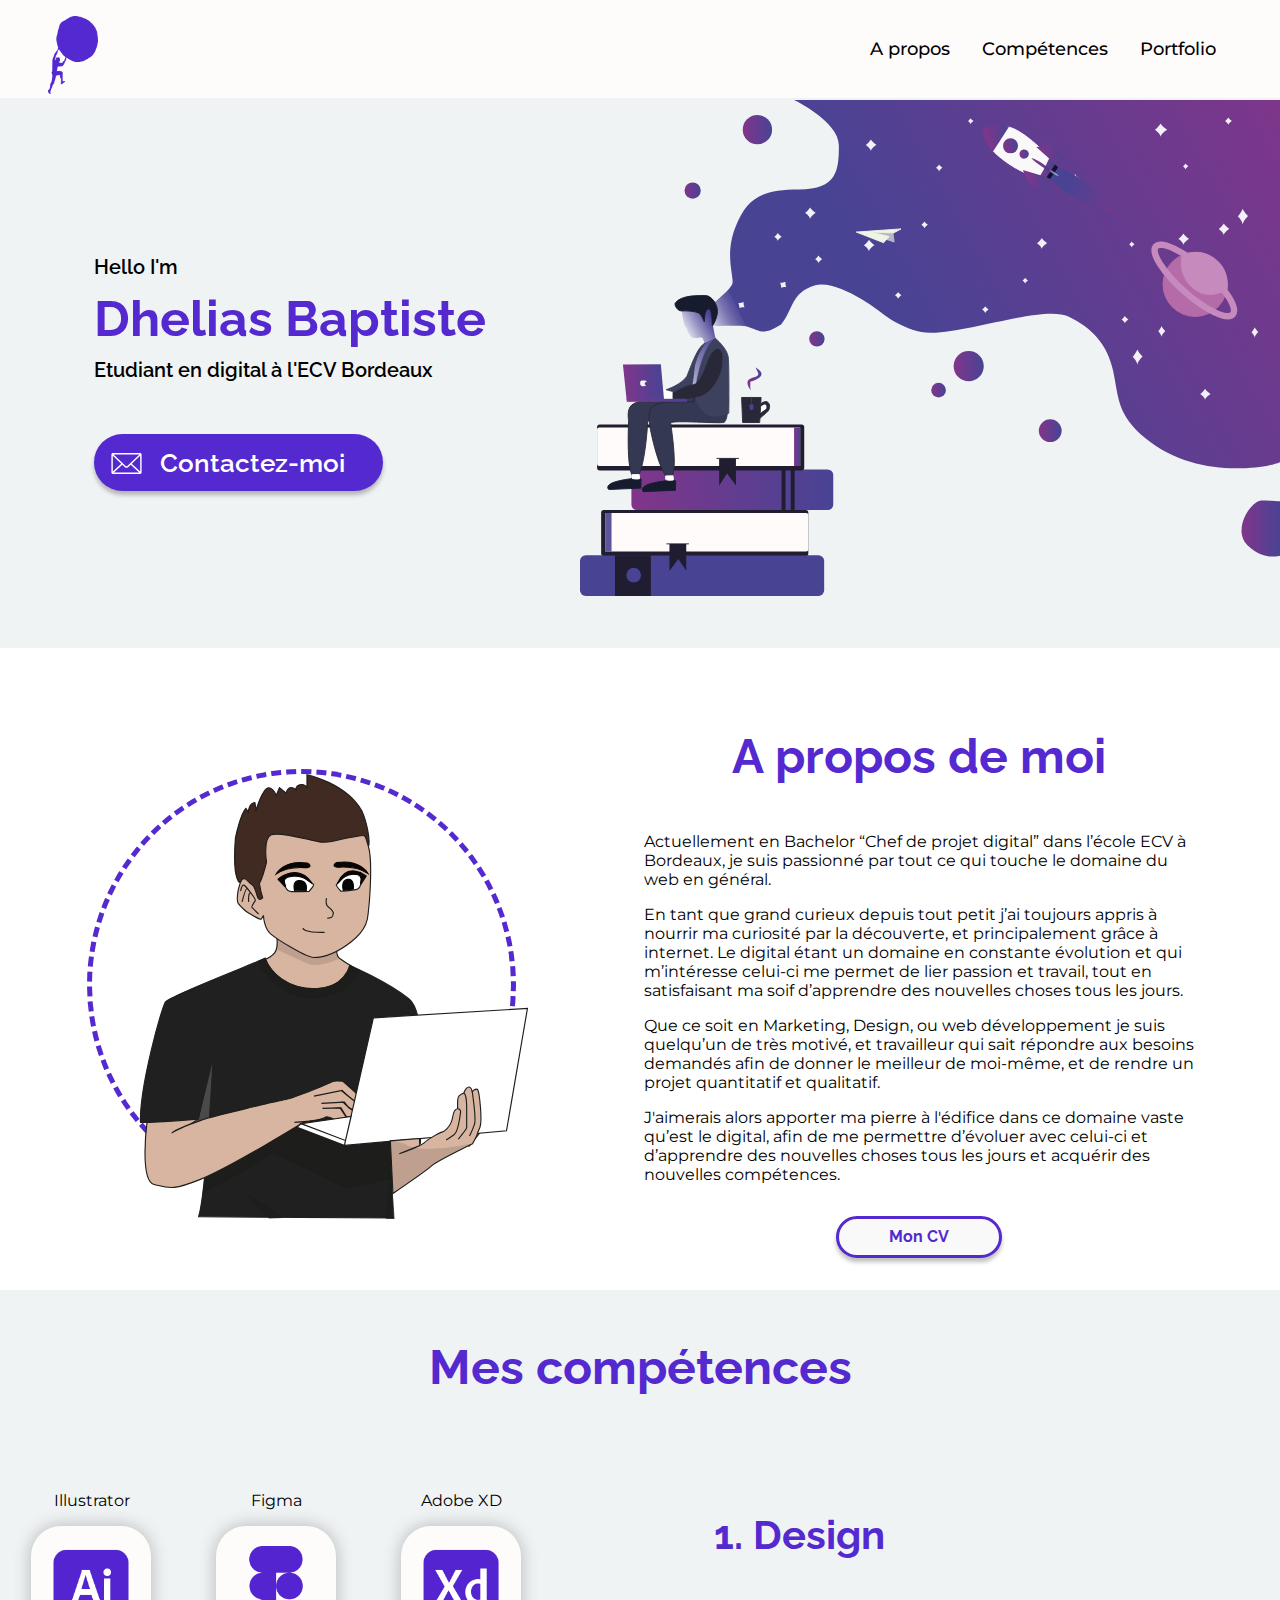
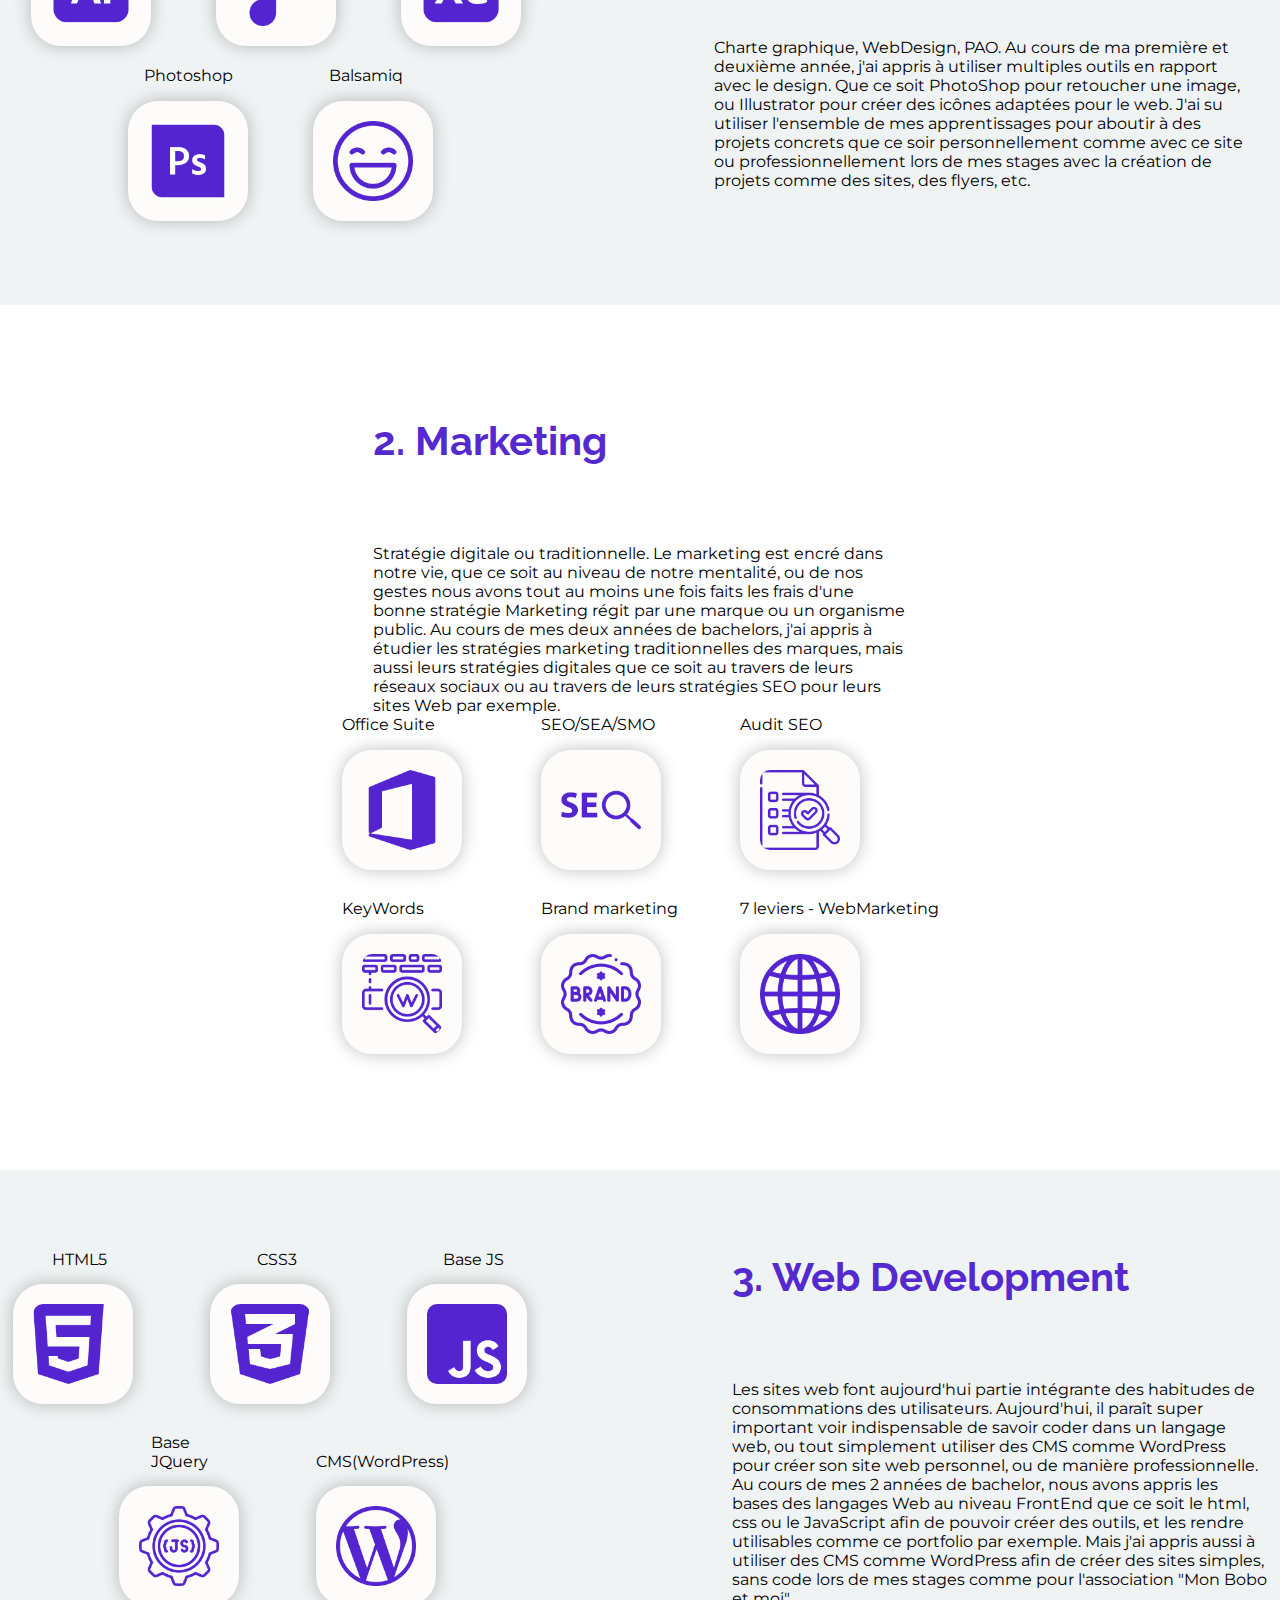
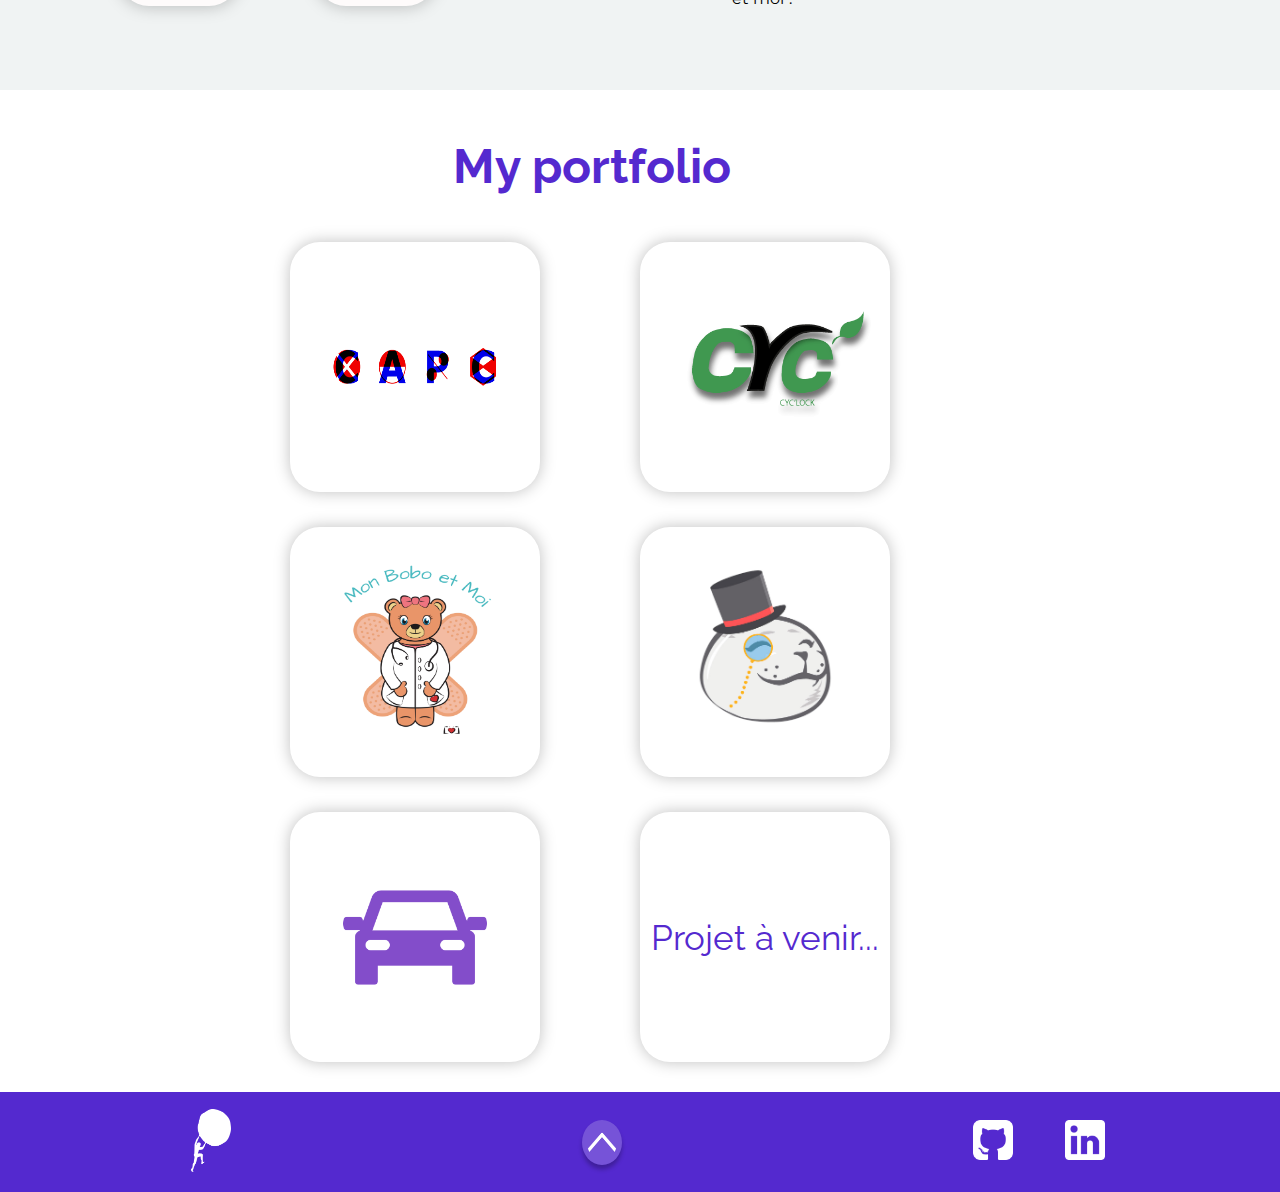
<file: index.html>
<!DOCTYPE html>
<html lang="fr">

<head>
    <meta charset='utf-8'>
    <meta http-equiv='X-UA-Compatible' content='IE=edge'>
    <title>Dhelias Baptiste</title>
    <meta name='viewport' content='width=device-width, initial-scale=1'>
    <link rel='stylesheet' type='text/css' media='screen' href='main.css'>
    <link rel="preconnect" href="https://fonts.googleapis.com">
    <link rel="preconnect" href="https://fonts.googleapis.com">
    <link rel="preconnect" href="https://fonts.gstatic.com" crossorigin>
    <link
        href="https://fonts.googleapis.com/css2?family=Montserrat:ital,wght@0,100;0,200;0,300;0,400;0,500;0,600;0,700;0,800;0,900;1,100;1,200;1,300;1,400;1,500;1,600;1,700;1,800;1,900&display=swap"
        rel="stylesheet">
    <link rel="preconnect" href="https://fonts.gstatic.com" crossorigin>
    <link
        href="https://fonts.googleapis.com/css2?family=Raleway:ital,wght@0,100;0,200;0,300;0,400;0,500;0,600;0,700;0,800;0,900;1,100;1,200;1,300;1,400;1,500;1,600;1,700;1,800;1,900&display=swap"
        rel="stylesheet">
</head>

<body>
    <header>
        <div class="menu">
            <nav>
                <div id="logo">
                    <a href="#"><img src="img/header/logo-purple.png" alt="Logo : Homme qui pousse un rocher"></a>
                    <div class="burger">
                        <span></span>
                    </div>
                </div>
                <ul>
                    <li><a href="#about_me">A propos</a></li>
                    <li><a href="#section_design">Compétences</a></li>
                    <li><a href="#gallery">Portfolio</a></li>
                </ul>
            </nav>
        </div>
    </header>

    <section id="first_section">
        <div>
            <p>Hello I'm</p>
            <h1>Dhelias Baptiste</h1>
            <p>Etudiant en digital à l'ECV Bordeaux</p>

            <a href="https://www.linkedin.com/in/baptiste-dhelias-06a912202/" target="_blank"><img
                    src="img/landing/email.svg" alt="Button contact">Contactez-moi</a>
        </div>
        <div>
            <img id='draw' src="img/landing/header.svg" alt="Dessin d'un personne qui pense">
        </div>
    </section>

    <section id="about_me">
        <div id="circle">
            <img src="img/landing/me.svg" alt="Dessin de moi">
        </div>
        <div>
            <h2>A propos de moi</h2>
            <div>
                <p>Actuellement en Bachelor “Chef de projet digital” dans l’école ECV à Bordeaux, je suis passionné par
                    tout ce qui touche le domaine du web en général.</p>

                <p>En tant que grand curieux depuis tout petit j’ai toujours appris à nourrir ma curiosité par la
                    découverte, et principalement grâce à internet. Le digital étant
                    un domaine en constante évolution et qui m’intéresse celui-ci me permet de lier passion et travail,
                    tout en satisfaisant ma soif d’apprendre des nouvelles
                    choses tous les jours.</p>
                <p>Que ce soit en Marketing, Design, ou web développement je suis quelqu’un de très motivé, et
                    travailleur qui sait répondre aux besoins demandés afin de donner le meilleur de moi-même, et de rendre
                    un projet quantitatif et qualitatif.</p>
                <p>J'aimerais alors apporter ma pierre à l'édifice dans ce domaine vaste qu’est le digital, afin de me
                    permettre d’évoluer avec celui-ci et d’apprendre des nouvelles choses tous les jours et acquérir des
                    nouvelles compétences.</p>
            </div>
            <a href="document/cv_dhelias.pdf" id="button_cv" download>Mon CV</a>
        </div>
    </section>

    <section id="section_design">
        <h2>Mes compétences</h2>

        <div id="sec_comp1" class="slider">
            <button class="avant">&lt</button>
            <div id="elements">
                <div id="one" class="slide active">
                    <p>Illustrator</p>
                    <img src="img/landing/illustrator.png" alt="logo illustrator">
                </div>
                <div id="two" class="slide">
                    <p>Figma</p>
                    <img src="img/landing/figma.png" alt="logo figma">
                </div>
                <div id="three" class="slide">
                    <p>Adobe XD</p>
                    <img src="img/landing/xd.png" alt="logo adobexd">
                </div>
                <div id="four" class="slide">
                    <p>Photoshop</p>
                    <img src="img/landing/adobe-photoshop.png" alt="logo photoshop">
                </div>
                <div id="five" class="slide">
                    <p>Balsamiq</p>
                    <img src="img/landing/happy.png" alt="logo balsamiq">
                </div>
            </div>
            <button class="apres"> > </button>
            <div id="writting">
                <h3>1. Design</h3>
                <p>Charte graphique, WebDesign, PAO. Au cours de ma première et deuxième
                    année, j'ai appris à utiliser multiples outils en rapport avec le design.
                    Que ce soit PhotoShop pour retoucher une image, ou Illustrator pour créer des icônes adaptées
                    pour le
                    web.
                    J'ai su utiliser l'ensemble de mes apprentissages pour aboutir à des projets concrets que ce
                    soir
                    personnellement comme
                    avec ce site ou professionnellement lors de mes stages avec la création de projets comme des
                    sites,
                    des
                    flyers, etc.
                </p>
            </div>
        </div>
    </section>

    <section id="sec_comp2">
        <div id="writting_second">
            <h3>2. Marketing</h3>
            <p>
                Stratégie digitale ou traditionnelle. Le marketing est encré dans notre vie,
                que ce soit au niveau de notre mentalité, ou de nos gestes nous avons tout au moins une fois faits les
                frais d'une bonne
                stratégie Marketing régit par une marque ou un organisme public. Au cours de mes deux années de
                bachelors, j'ai appris à
                étudier les stratégies marketing traditionnelles des marques, mais aussi leurs stratégies digitales que
                ce soit au travers de leurs réseaux sociaux ou au travers
                de leurs stratégies SEO pour leurs sites Web par exemple.
            </p>
        </div>

        <div class="slider" id="second">
            <button class="avant"> &lt</button>
            <div id="elements_second">
                <div id="one_second" class="slide active">
                    <p>Office Suite</p>
                    <img src="img/landing/office.png" alt="logo office suite">
                </div>
                <div id="two_second" class="slide">
                    <p>SEO/SEA/SMO</p>
                    <img src="img/landing/seo-search-symbol.png" alt="logo seo">
                </div>
                <div id="three_second" class="slide">
                    <p>Audit SEO</p>
                    <img src="img/landing/search.png" alt="logo audit seo">
                </div>
                <div id="four_second" class="slide">
                    <p>KeyWords</p>
                    <img src="img/landing/searching.png" alt="logo keyword">
                </div>
                <div id="five_second" class="slide"> 
                    <p>Brand marketing</p>
                    <img src="img/landing/brand-image.png" alt="logo brand marketing">
                </div>
                <div id="six_second" class="slide">
                    <p>7 leviers - WebMarketing</p>
                    <img src="img/landing/world-wide-web.png" alt="7 leviers du webmarketing">
                </div>
            </div>
            <button class="apres">></button>
        </div>
        
    </section>

    <section id="sec_comp3">
        <button class="avant">&lt</button>
        <div id="elements_third">
            <div id="one_third" class="slide active">
                <p>HTML5</p>
                <img src="img/landing/html.png" alt="logo html ">
            </div>
            <div id="two_third" class="slide">
                <p>CSS3</p>
                <img src="img/landing/css.png" alt="logo css">
            </div>
            <div id="three_third" class="slide">
                <p>Base JS</p>
                <img src="img/landing/js.png" alt="logo JS">
            </div>
            <div id="four_third" class="slide">
                <p>Base JQuery</p>
                <img src="img/landing/javascript.png" alt="logo JQuery">
            </div>
            <div id="five_third" class="slide">
                <p>CMS(WordPress)</p>
                <img src="img/landing/wordpress-logo.png" alt="logo WordPress">
            </div>
        </div>
        <button class="apres">></button>
        <div id="writting_third">
            <h3>3. Web Development</h3>
            <p>
                Les sites web font aujourd'hui partie intégrante des habitudes de consommations des utilisateurs.
                Aujourd'hui, il paraît super important voir indispensable de savoir coder dans un langage web, ou
                tout
                simplement utiliser des
                CMS comme WordPress pour créer son site web personnel, ou de manière professionnelle.
                Au cours de mes 2 années de bachelor, nous avons appris les bases des langages Web au niveau
                FrontEnd
                que ce soit
                le html, css ou le JavaScript afin de pouvoir créer des outils, et les rendre utilisables comme
                ce portfolio par exemple.
                Mais j'ai appris aussi à utiliser des CMS comme WordPress afin de créer des sites simples, sans code
                lors de mes stages comme pour l'association "Mon Bobo et moi".</p>
        </div>
    </section>

    <section id="gallery">
        <h2>My portfolio</h2>
        <div id="portfolio">
            <a href="index1.html">
                <div class="grid-item">
                    <img id="capc" src="img/landing/Logo-CAPC.png" alt="logo projet musée bordeaux capc">
                </div>
            </a>
            <div class="grid-item">
                <a href="index2.html"><img id="cyc" src="img/landing/icone-cyc.png" alt="logo projet Cyclock"></a>
            </div>
            <div class="grid-item">
                <a href="index3.html"><img id="monbobo" src="img/landing/Logo-MonBoboEtMoi-Vecto.jpg"
                        alt="logo stage association MonBoboEtMoi"></a>
            </div>
            <div class="grid-item">
                <a href="index4.html"><img id="seal" src="img/landing/icon_detoure.jpg"
                        alt="logo projet Seal agency"></a>
            </div>
            <a href="index5.html">
                <div class="grid-item">
                    <img id="car" src="img/landing/car.png" alt="logo projet Néo'Park">
                </div>
            </a>
            <div class="grid-item">
                <p>Projet à venir...</p>
            </div>
        </div>
    </section>

    <footer>
        <a href="#"><img src="img/Footer/logo.png" alt="Logo : Homme qui pousse un rocher"></a>
        <a href="#"><img id="arrow" src="img/Footer/arrow.png" alt="Flèche vers le haut"></a>
        <div id="social_media">
            <a href="https://github.com/BaptisteDh"><img src="img/Footer/github-sign.png"
                    alt="Logo : GitHub personelle"></a>
            <a href="https://www.linkedin.com/in/baptiste-dhelias-06a912202/"><img src="img/Footer/linkedin-logo.png"
                    alt="Logo : Linkedin personelle"></a>
        </div>
    </footer>
</body>
    <script src='main.js'></script>
</html>
</file>
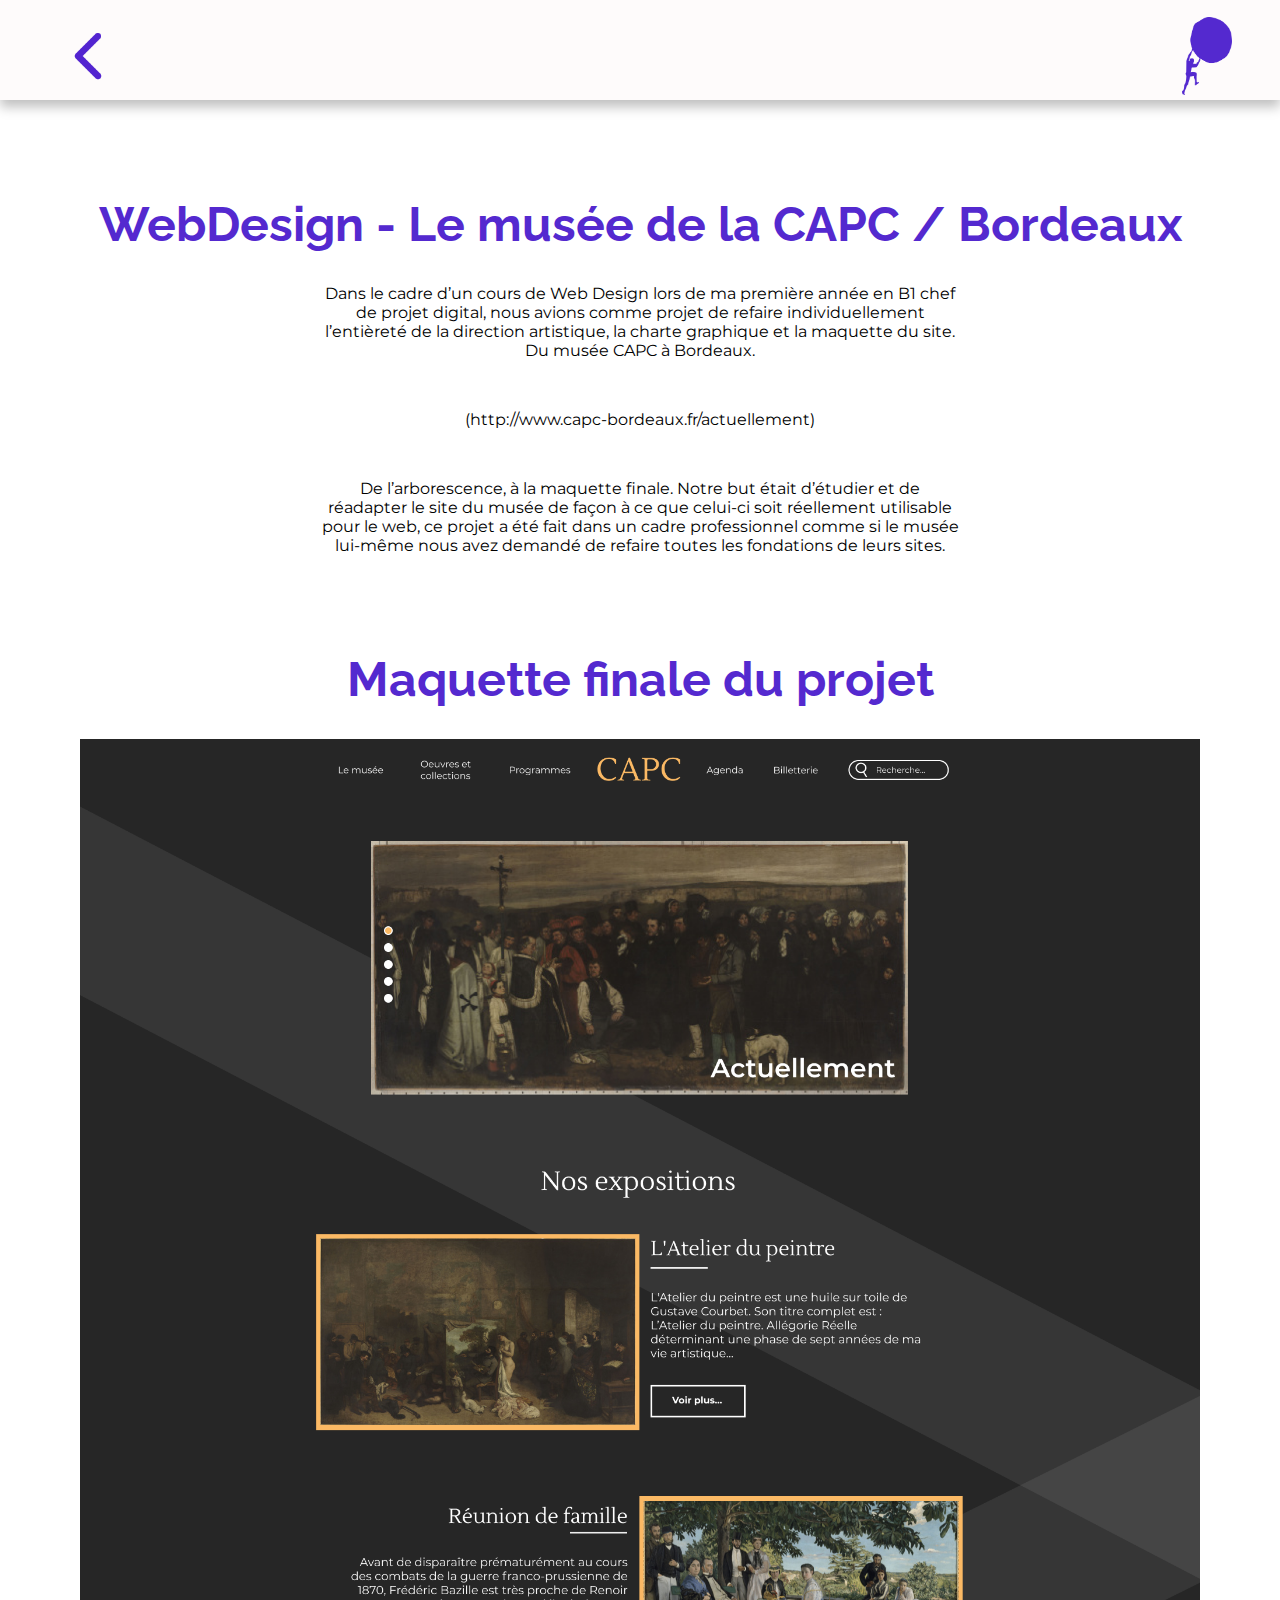
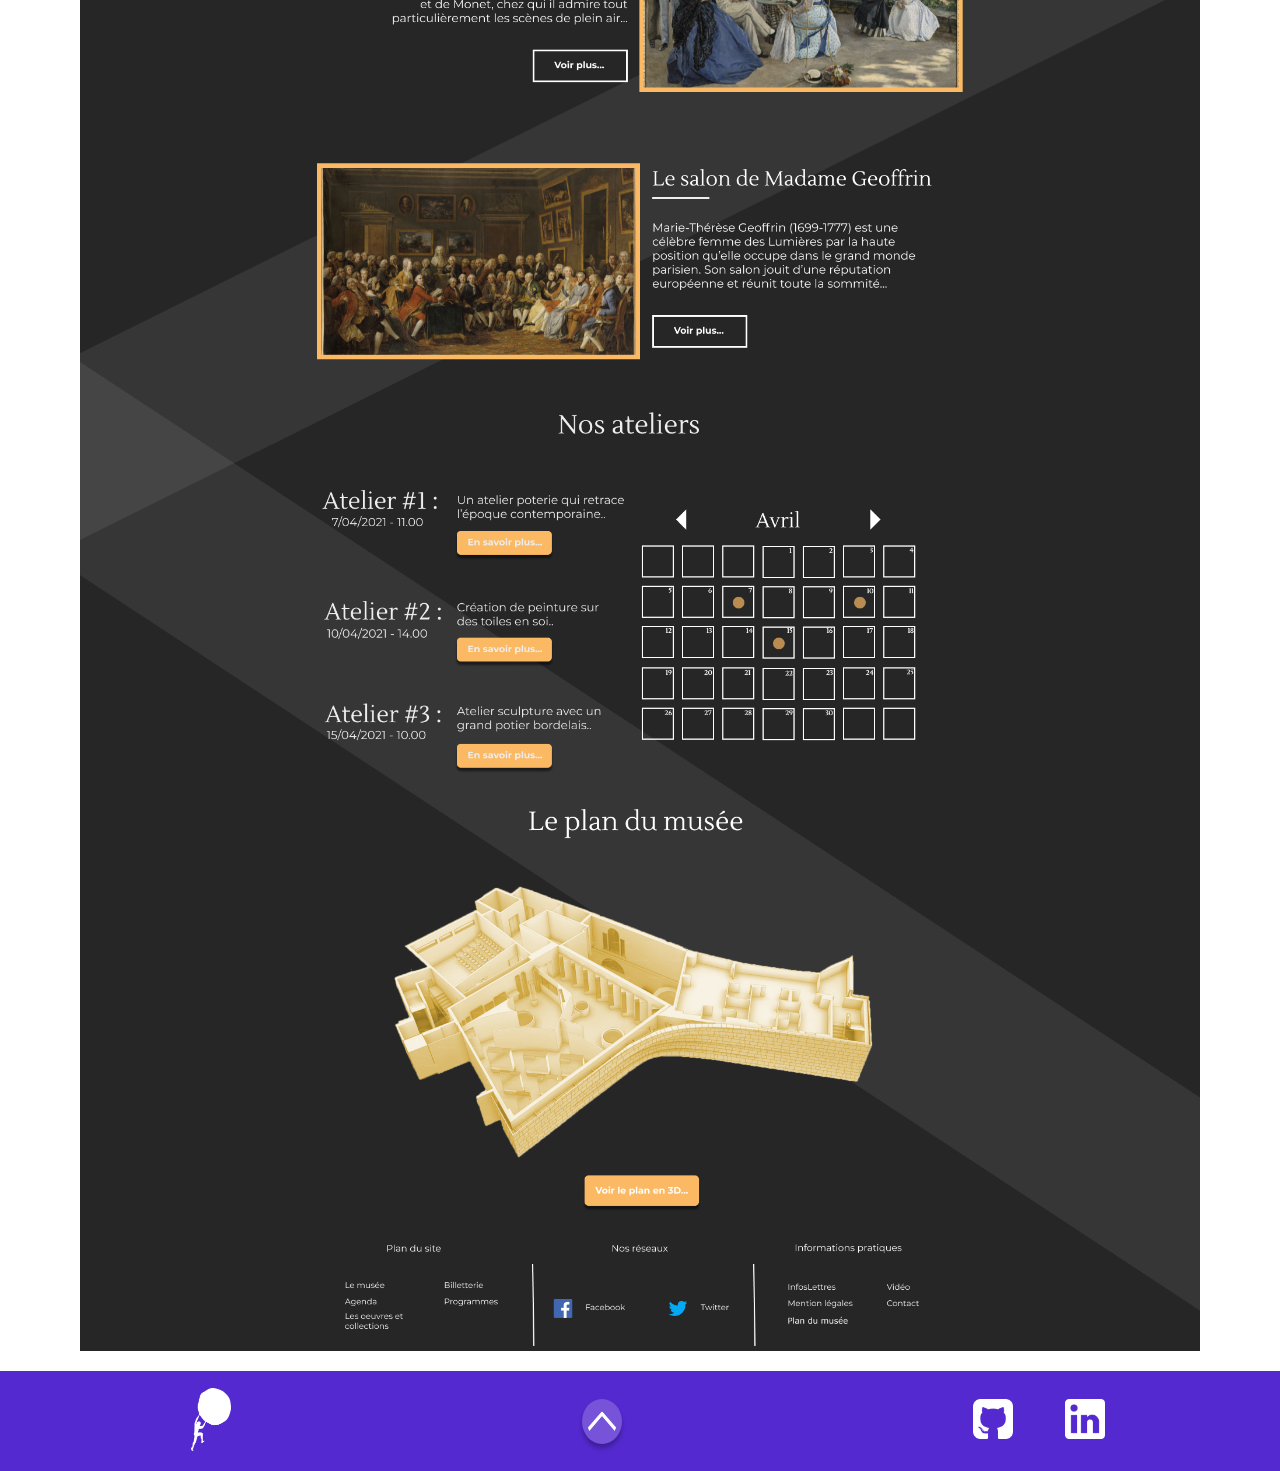
<file: index1.html>
<!DOCTYPE html>
<html lang="fr">
<head>
    <meta charset='utf-8'>
    <meta http-equiv='X-UA-Compatible' content='IE=edge'>
    <title>Musée CAPC</title>
    <meta name='viewport' content='width=device-width, initial-scale=1'>
    <link rel='stylesheet' type='text/css' media='screen' href='main1.css'>
    <link rel="preconnect" href="https://fonts.googleapis.com">
    <link rel="preconnect" href="https://fonts.googleapis.com">
    <link rel="preconnect" href="https://fonts.gstatic.com" crossorigin>
    <link href="https://fonts.googleapis.com/css2?family=Montserrat:ital,wght@0,100;0,200;0,300;0,400;0,500;0,600;0,700;0,800;0,900;1,100;1,200;1,300;1,400;1,500;1,600;1,700;1,800;1,900&display=swap" rel="stylesheet">
    <link rel="preconnect" href="https://fonts.gstatic.com" crossorigin>
    <link href="https://fonts.googleapis.com/css2?family=Raleway:ital,wght@0,100;0,200;0,300;0,400;0,500;0,600;0,700;0,800;0,900;1,100;1,200;1,300;1,400;1,500;1,600;1,700;1,800;1,900&display=swap" rel="stylesheet">
</head>
<body>
    <header>
        <nav>
            <ul>
                <li><a href="index.html"><img  id="right_arrow" src="img/header/left.png" alt="Flèche qui pointe vers la gauche"></a></li>
            </ul>
            <a href="#"><img id="logo" src="img/header/logo-purple.png" alt="Logo : Homme qui pousse un rocher"></a>
        </nav>
    </header>

    <section>
        <h1>WebDesign - Le musée de la CAPC / Bordeaux</h1>

        <p>Dans le cadre d’un cours de Web Design lors de ma première année en B1 chef de projet digital, nous avions comme projet de refaire 
        individuellement l’entièreté de la direction artistique, la charte graphique et la maquette du site. Du musée CAPC à Bordeaux.</p><br>
        <p>(http://www.capc-bordeaux.fr/actuellement)</p><br>
        <p>De l’arborescence, à la maquette finale. Notre but était d’étudier et de réadapter le site du musée de façon à ce que celui-ci soit réellement 
            utilisable pour le web, ce projet a été fait dans un cadre professionnel comme si le musée lui-même nous avez demandé de refaire toutes 
            les fondations de leurs sites.</p>

        <h2>Maquette finale du projet</h2>
        
        <div id="maquette">
            <img src="img/capc/desktop.png" alt="Maquette finale du site CAPC">
        </div>
    </section>

    <footer>
        <a href="#"><img src="img/Footer/logo.png" alt="Logo : Homme qui pousse un rocher"></a>
        <a href="#"><img id="arrow" src="img/Footer/arrow.png" alt="Flèche vers le haut"></a>
        
        <div id="social_media">
            <a href="https://github.com/BaptisteDh"><img src="img/Footer/github-sign.png" alt="Logo : GitHub personelle"></a>
            <a href="https://www.linkedin.com/in/baptiste-dhelias-06a912202/"><img src="img/Footer/linkedin-logo.png" alt="Logo : Linkedin personelle"></a>
        </div>
    </footer>
</body>
</html>
</file>
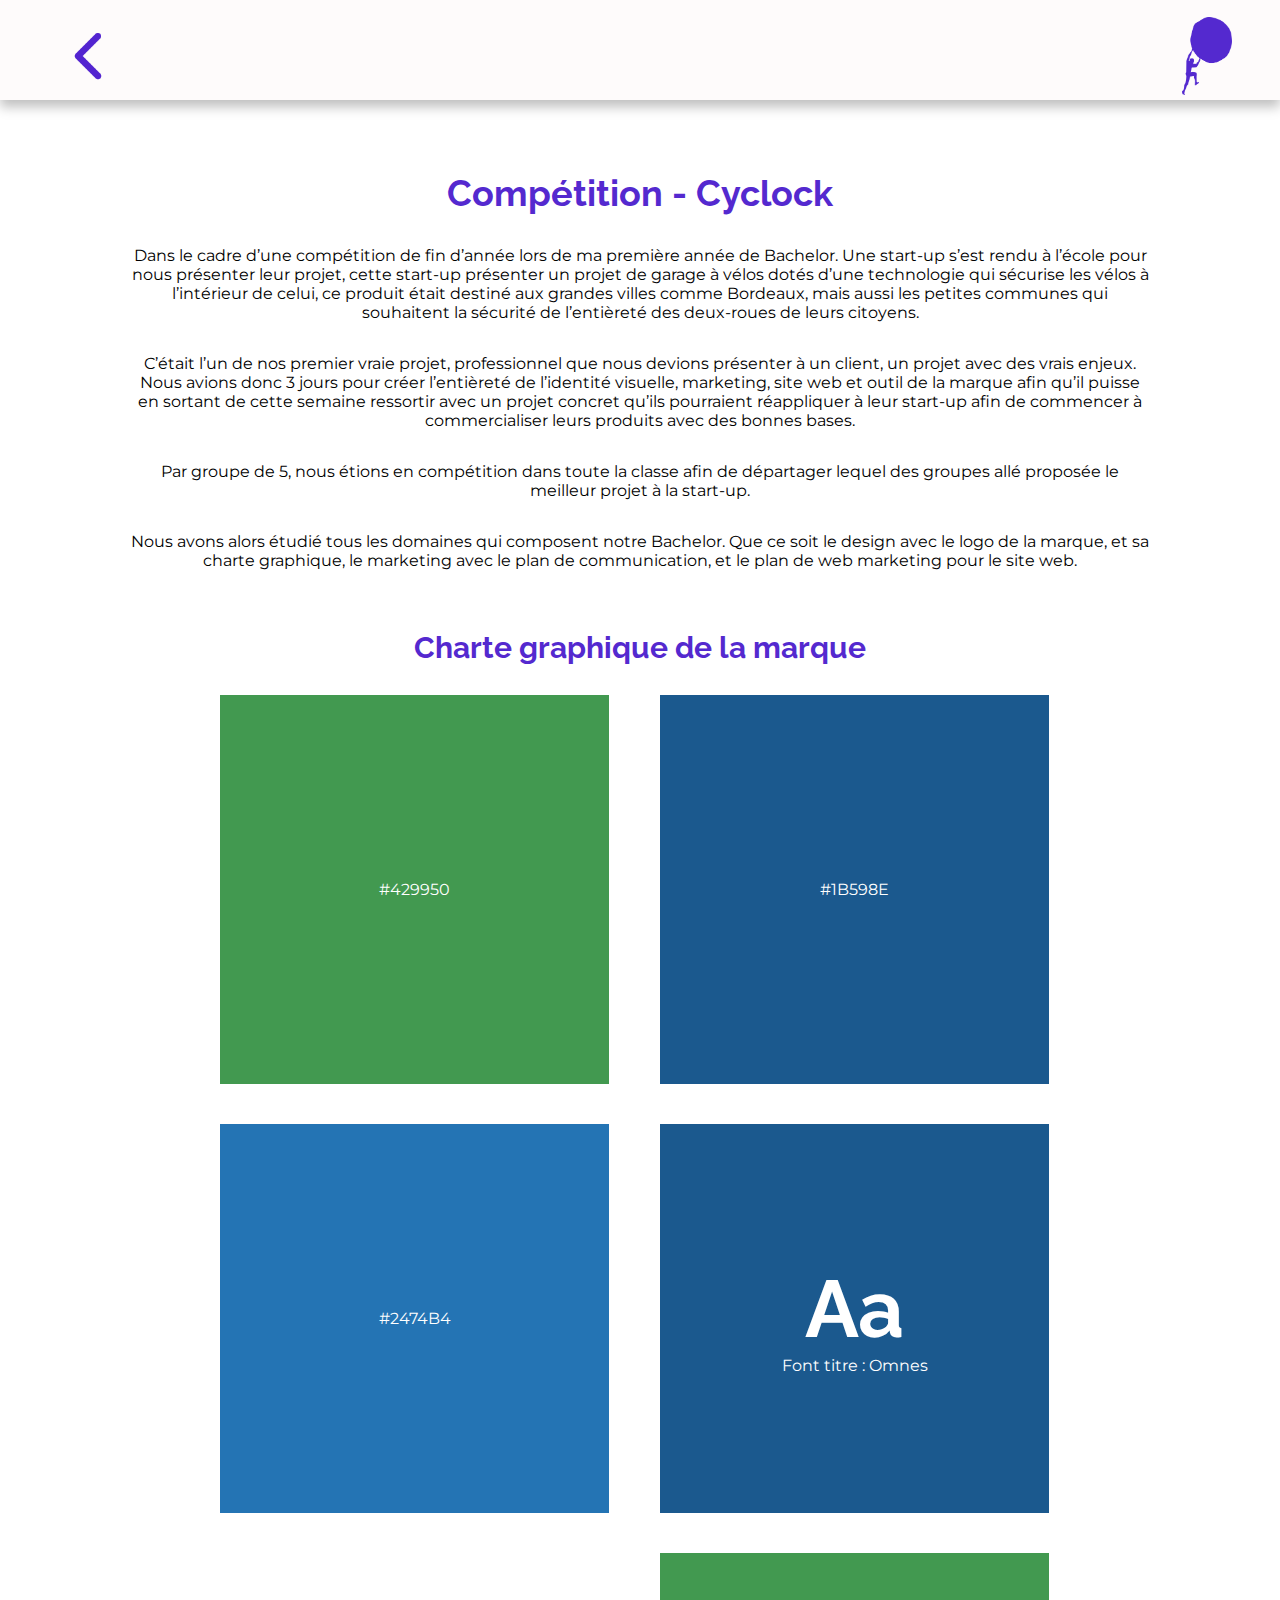
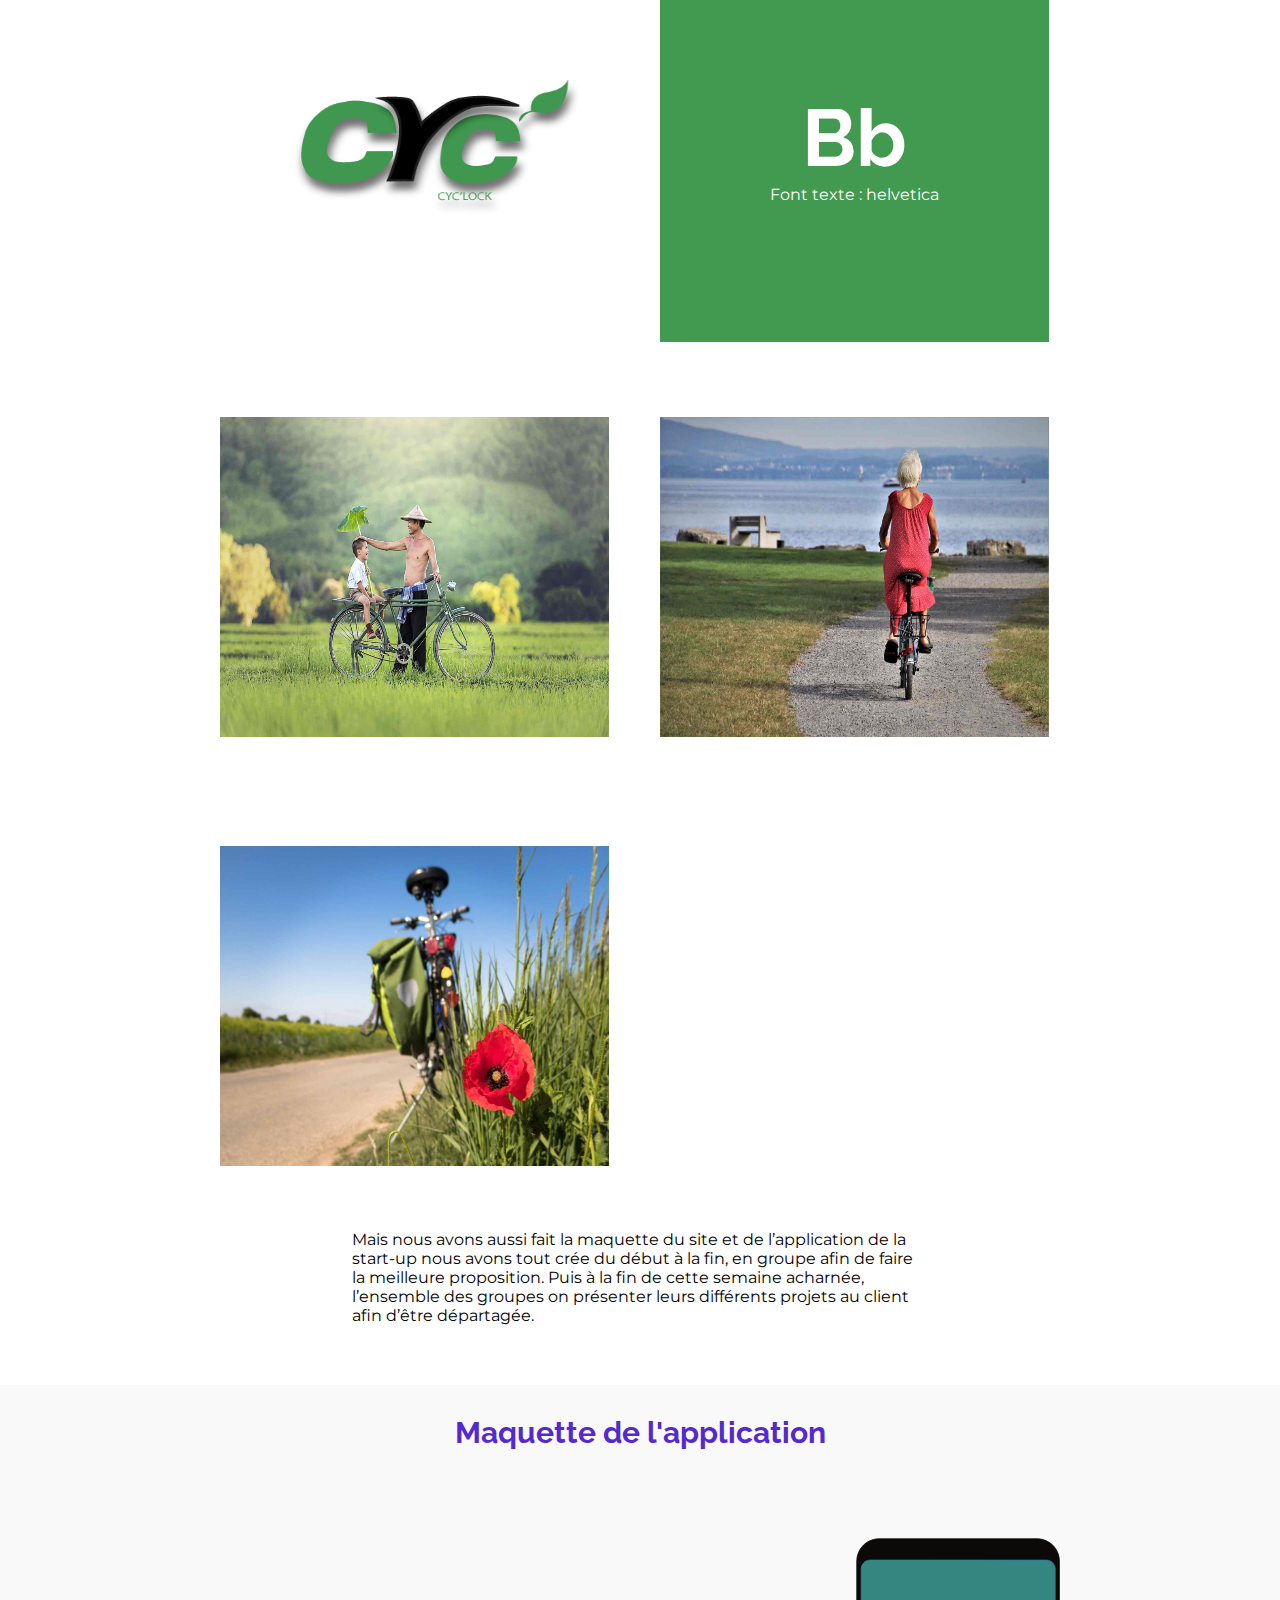
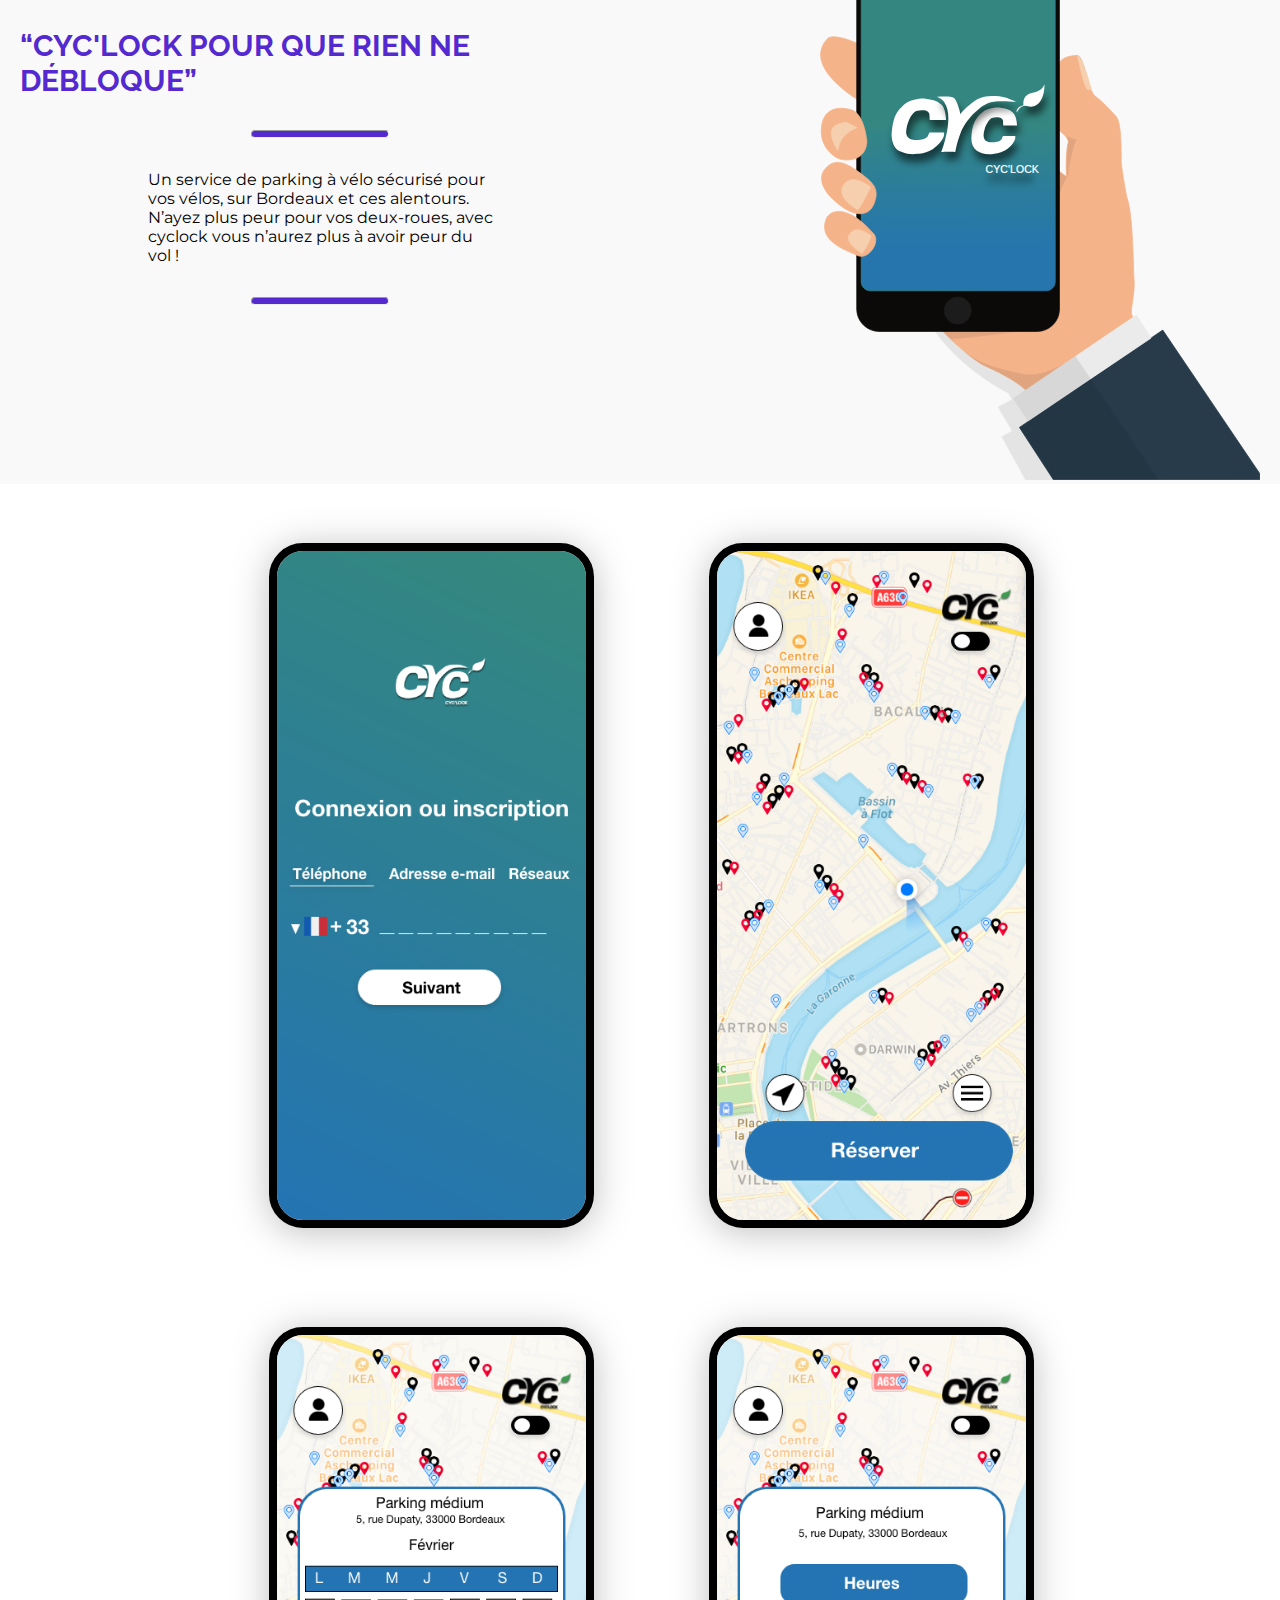
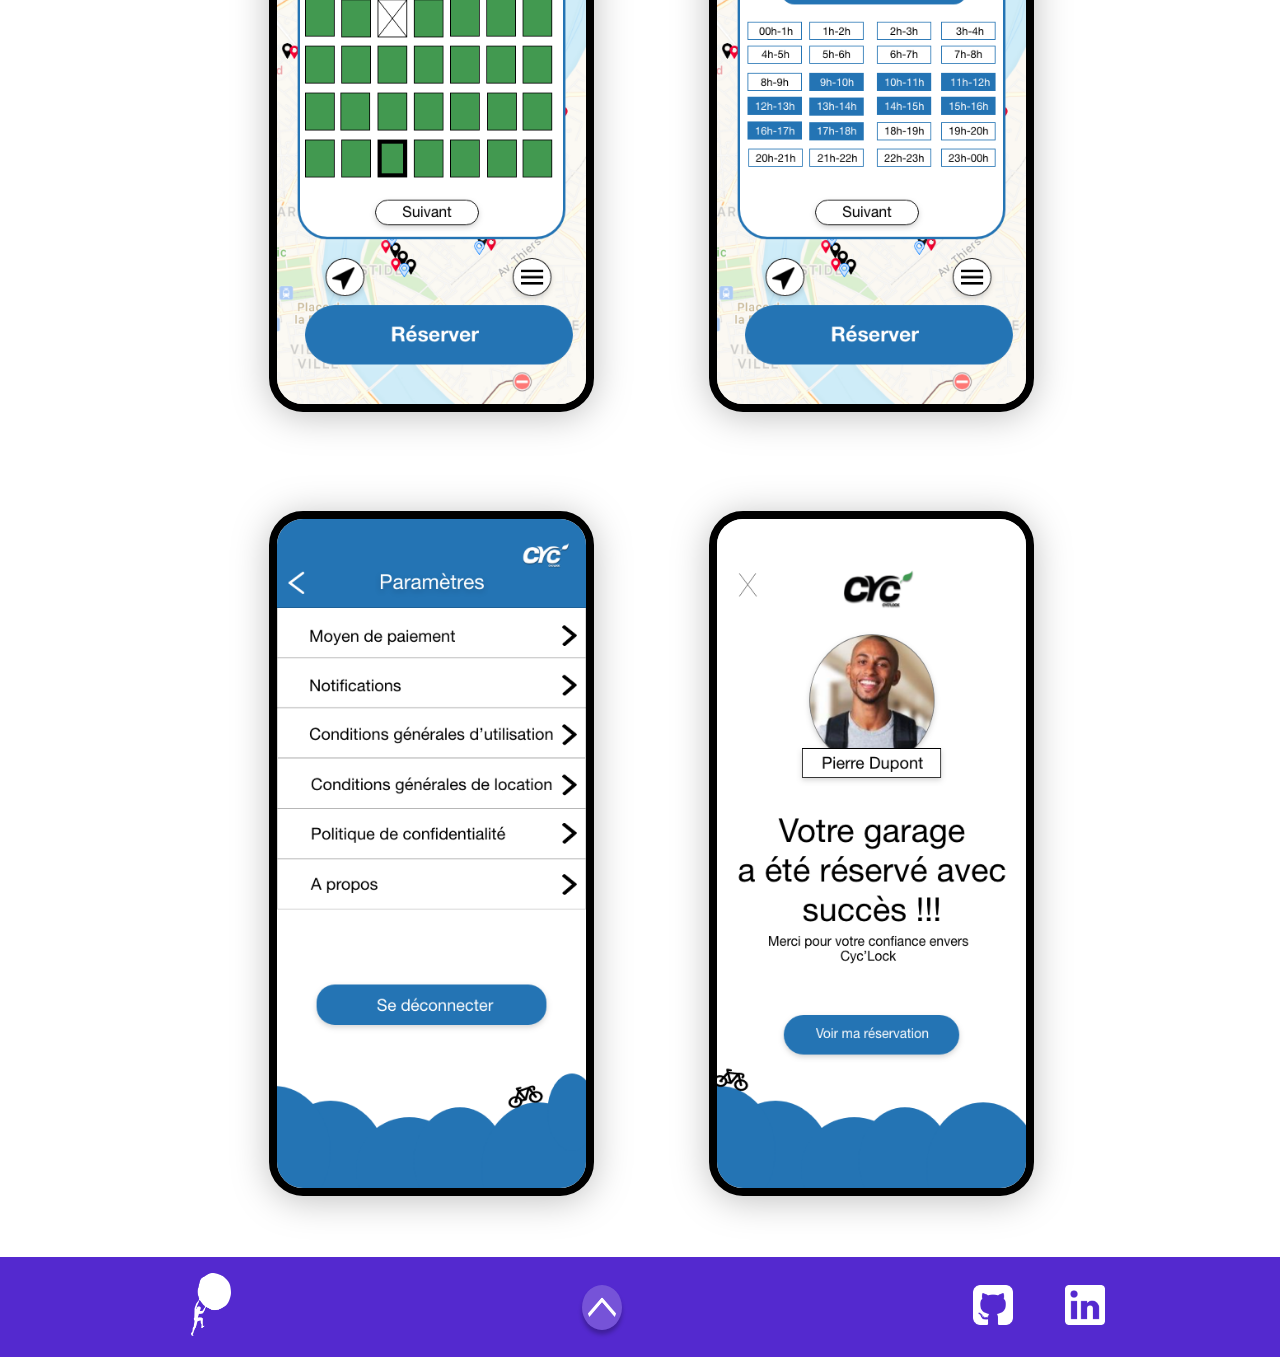
<file: index2.html>
<!DOCTYPE html>
<html lang="fr">
<head>
    <meta charset='utf-8'>
    <meta http-equiv='X-UA-Compatible' content='IE=edge'>
    <title>Cyclock</title>
    <meta name='viewport' content='width=device-width, initial-scale=1'>
    <link rel='stylesheet' type='text/css' media='screen' href='main2.css'>
    <link rel="preconnect" href="https://fonts.googleapis.com">
    <link rel="preconnect" href="https://fonts.googleapis.com">
    <link rel="preconnect" href="https://fonts.gstatic.com" crossorigin>
    <link href="https://fonts.googleapis.com/css2?family=Montserrat:ital,wght@0,100;0,200;0,300;0,400;0,500;0,600;0,700;0,800;0,900;1,100;1,200;1,300;1,400;1,500;1,600;1,700;1,800;1,900&display=swap" rel="stylesheet">
    <link rel="preconnect" href="https://fonts.gstatic.com" crossorigin>
    <link href="https://fonts.googleapis.com/css2?family=Raleway:ital,wght@0,100;0,200;0,300;0,400;0,500;0,600;0,700;0,800;0,900;1,100;1,200;1,300;1,400;1,500;1,600;1,700;1,800;1,900&display=swap" rel="stylesheet">

</head>
<body>
    <header>
        <nav>
            <ul>
                <li><a href="index.html"><img  id="right_arrow" src="img/header/left.png" alt="Flèche qui pointe vers la gauche"></a></li>
            </ul>
            <a href="#"><img id="logo" src="img/header/logo-purple.png" alt="Logo : Homme qui pousse un rocher"></a>
        </nav>
    </header>

    <section id="explication_projet">
        <h1>Compétition - Cyclock</h1>

        <p>Dans le cadre d’une compétition de fin d’année lors de ma première année de Bachelor. Une start-up s’est rendu à l’école pour nous 
        présenter leur projet, cette start-up présenter un projet de garage à vélos dotés d’une technologie qui sécurise les vélos à l’intérieur 
        de celui, ce produit était destiné aux grandes villes comme Bordeaux, mais aussi les petites communes qui souhaitent la sécurité de 
        l’entièreté des deux-roues de leurs citoyens.</p> 
        
        <p>C’était l’un de nos premier vraie projet, professionnel que nous devions présenter à un client, un projet avec des vrais enjeux. 
            Nous avions donc 3 jours pour créer l’entièreté de l’identité visuelle, marketing, site web et outil de la marque afin qu’il puisse en 
            sortant de cette semaine ressortir avec un projet concret qu’ils pourraient réappliquer à leur start-up afin de commencer à commercialiser 
            leurs produits avec des bonnes bases.</p>
        
        <p>Par groupe de 5, nous étions en compétition dans toute la classe afin de départager lequel des groupes allé proposée le meilleur 
            projet à la start-up.</p>
        
        <p>Nous avons alors étudié tous les domaines qui composent notre Bachelor. Que ce soit le design avec le logo de la marque, et 
            sa charte graphique, le marketing avec le plan de communication, et le plan de web marketing pour le site web.</p>
    </section>
    <h2>Charte graphique de la marque</h2>
    <section id="charte">
        <div class="grid-item-vert">
            <p>#429950</p>
        </div>
        <div class="grid-item-bf">
            <p>#1B598E</p>
        </div>
        <div class="grid-item-bc">
            <p>#2474B4</p>
        </div>
        <div class="grid-item-bf">
            <h3>Aa</h3>
            <p>Font titre : Omnes</p>
        </div>
        <div class="grid-item">
            <img src="/img/cyclock/charte/icone-cyc.png" alt="logo de la marque">
        </div>
        <div class="grid-item-vert">
            <h3>Bb</h3>
            <p>Font texte : helvetica</p>
        </div>
        <div class="grid-item">
            <img src="img/cyclock/charte/homme_velo.jpg" alt="homme avec son fils sur un vélo">
        </div>
        <div class="grid-item">
            <img src="img/cyclock/charte/femme_velo.jpg" alt="Femme de dos sur un vélo">
        </div>
        <div class="grid-item">
            <img src="img/cyclock/charte/velo_nature.jpg" alt="Vélo en photo : Vue de bas">
        </div>
    </section>

    <div id="text-charte">
        <p>Mais nous avons aussi fait la maquette du site et de l’application de la start-up nous avons tout crée du début à la fin, en groupe afin de faire la meilleure proposition. 
            Puis à la fin de cette semaine acharnée, l’ensemble des groupes on présenter leurs différents projets au client afin d’être départagée. </p>
    </div>
        
    <section id="section2">
        <h2>Maquette de l'application</h2>
        <div id="maquette_1">
            <div>
                <h3>“CYC'LOCK POUR QUE RIEN NE DÉBLOQUE”</h3>
                <hr>
                <p>Un service de parking à vélo sécurisé pour vos vélos, sur Bordeaux et ces alentours. 
                N’ayez plus peur pour vos deux-roues, avec cyclock vous n’aurez plus à avoir peur du vol !</p>
                <hr>
            </div>
            
            <div id="img_main">
                <img src="img/cyclock/maquette/main_cyc.svg" alt="Main avec un téléphone et le logo de la marque">
            </div>
        </div>
    </section>

    <section id="maquette_2">
        <div class="grid-item-app">
            <img src="img/cyclock/maquette/iphone_1.png" alt="Page de connexion de l'application">
        </div>
        <div class="grid-item-app">
            <img src="img/cyclock/maquette/iphone_2.png" alt="La carte de l'application">
        </div>
        <div class="grid-item-app"> 
            <img src="img/cyclock/maquette/iphone_3.png" alt="Page de réservation du garage">
        </div>
        <div class="grid-item-app">
            <img src="img/cyclock/maquette/iphone_4.png" alt="Page de réservation des heures">
        </div>
        <div class="grid-item-app">
            <img src="img/cyclock/maquette/iphone_5.png" alt="Page de paramétrage de l'application">
        </div>
        <div class="grid-item-app">
            <img src="img/cyclock/maquette/iphone_6.png" alt="Page de remerciment pour la réservation">
        </div>
    </section>

    <footer>
        <a href="#"><img src="img/Footer/logo.png" alt="Logo : Homme qui pousse un rocher"></a>
        <a href="#"><img id="arrow" src="img/Footer/arrow.png" alt="Flèche vers le haut"></a>
        
        <div id="social_media">
            <a href="https://github.com/BaptisteDh"><img src="img/Footer/github-sign.png" alt="Logo : GitHub personelle"></a>
            <a href="https://www.linkedin.com/in/baptiste-dhelias-06a912202/"><img src="img/Footer/linkedin-logo.png" alt="Logo : Linkedin personelle"></a>
        </div>
    </footer>
</body>
</html>
</file>
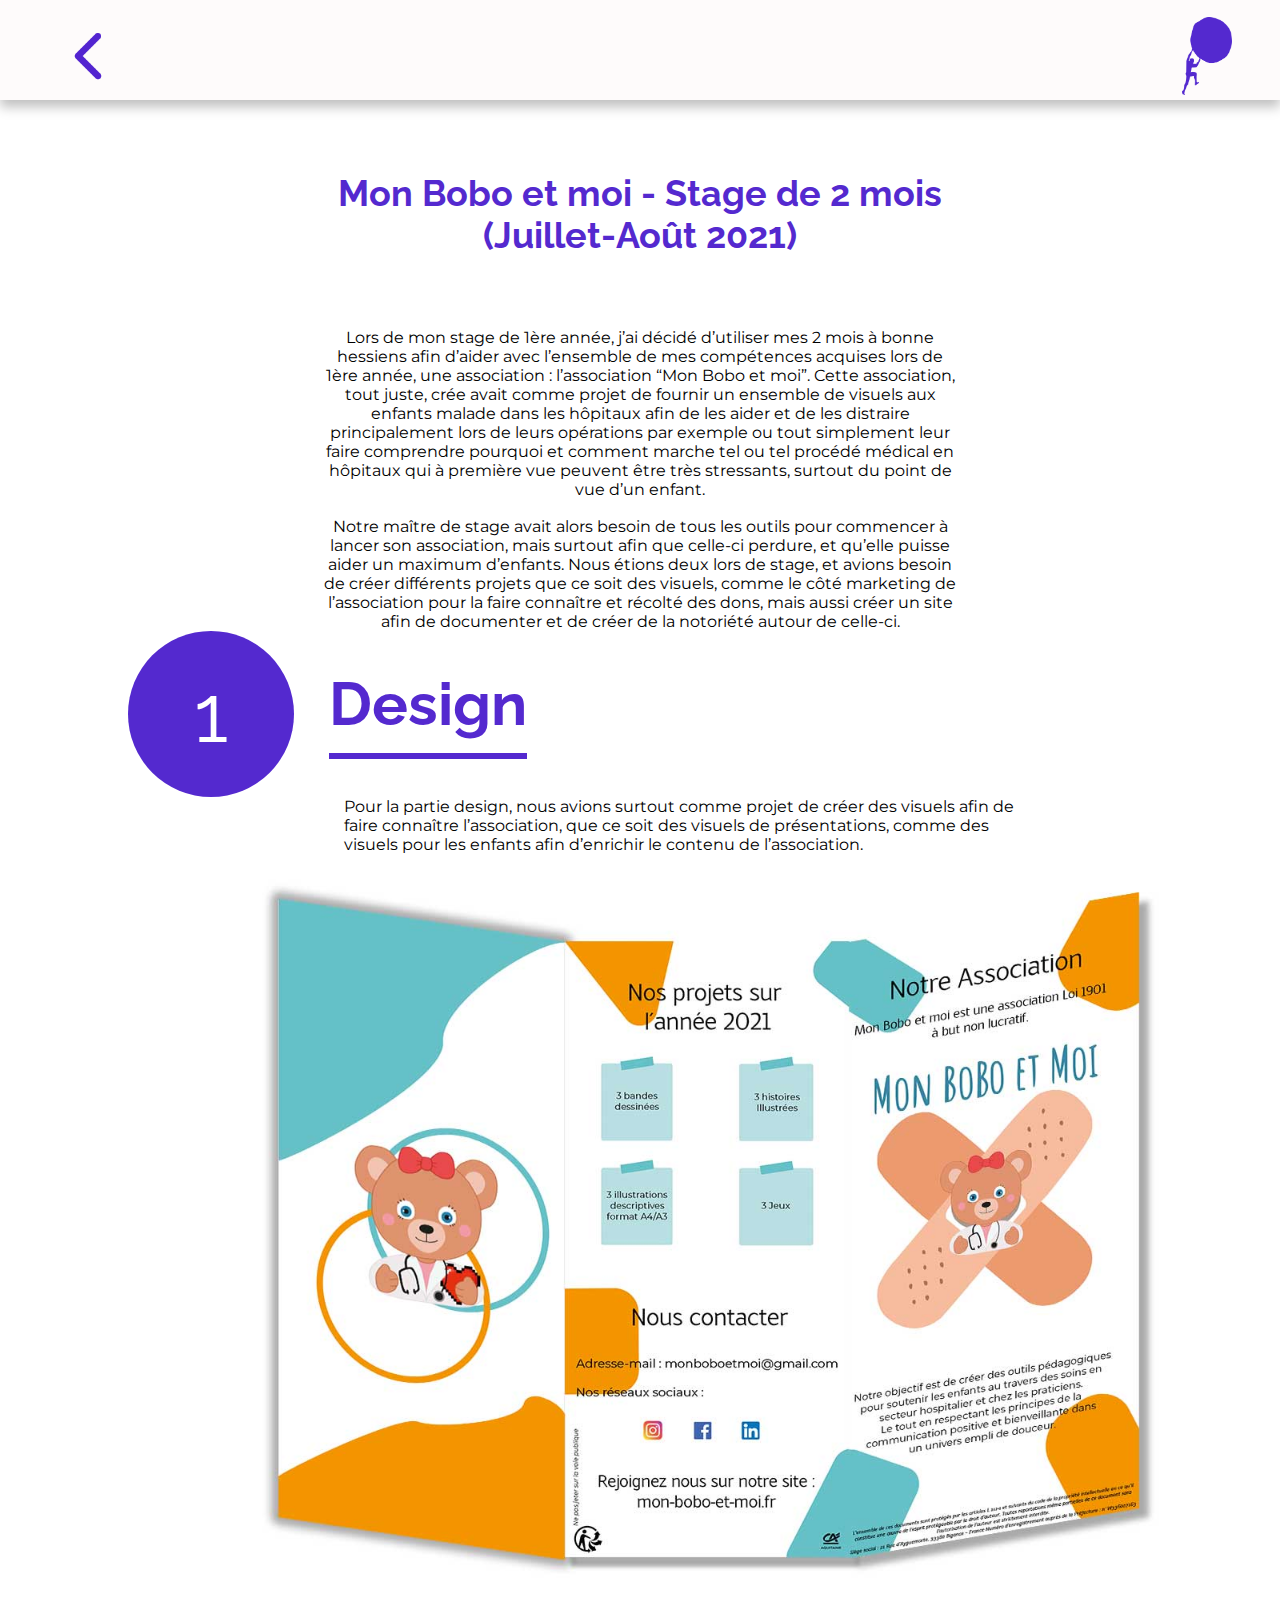
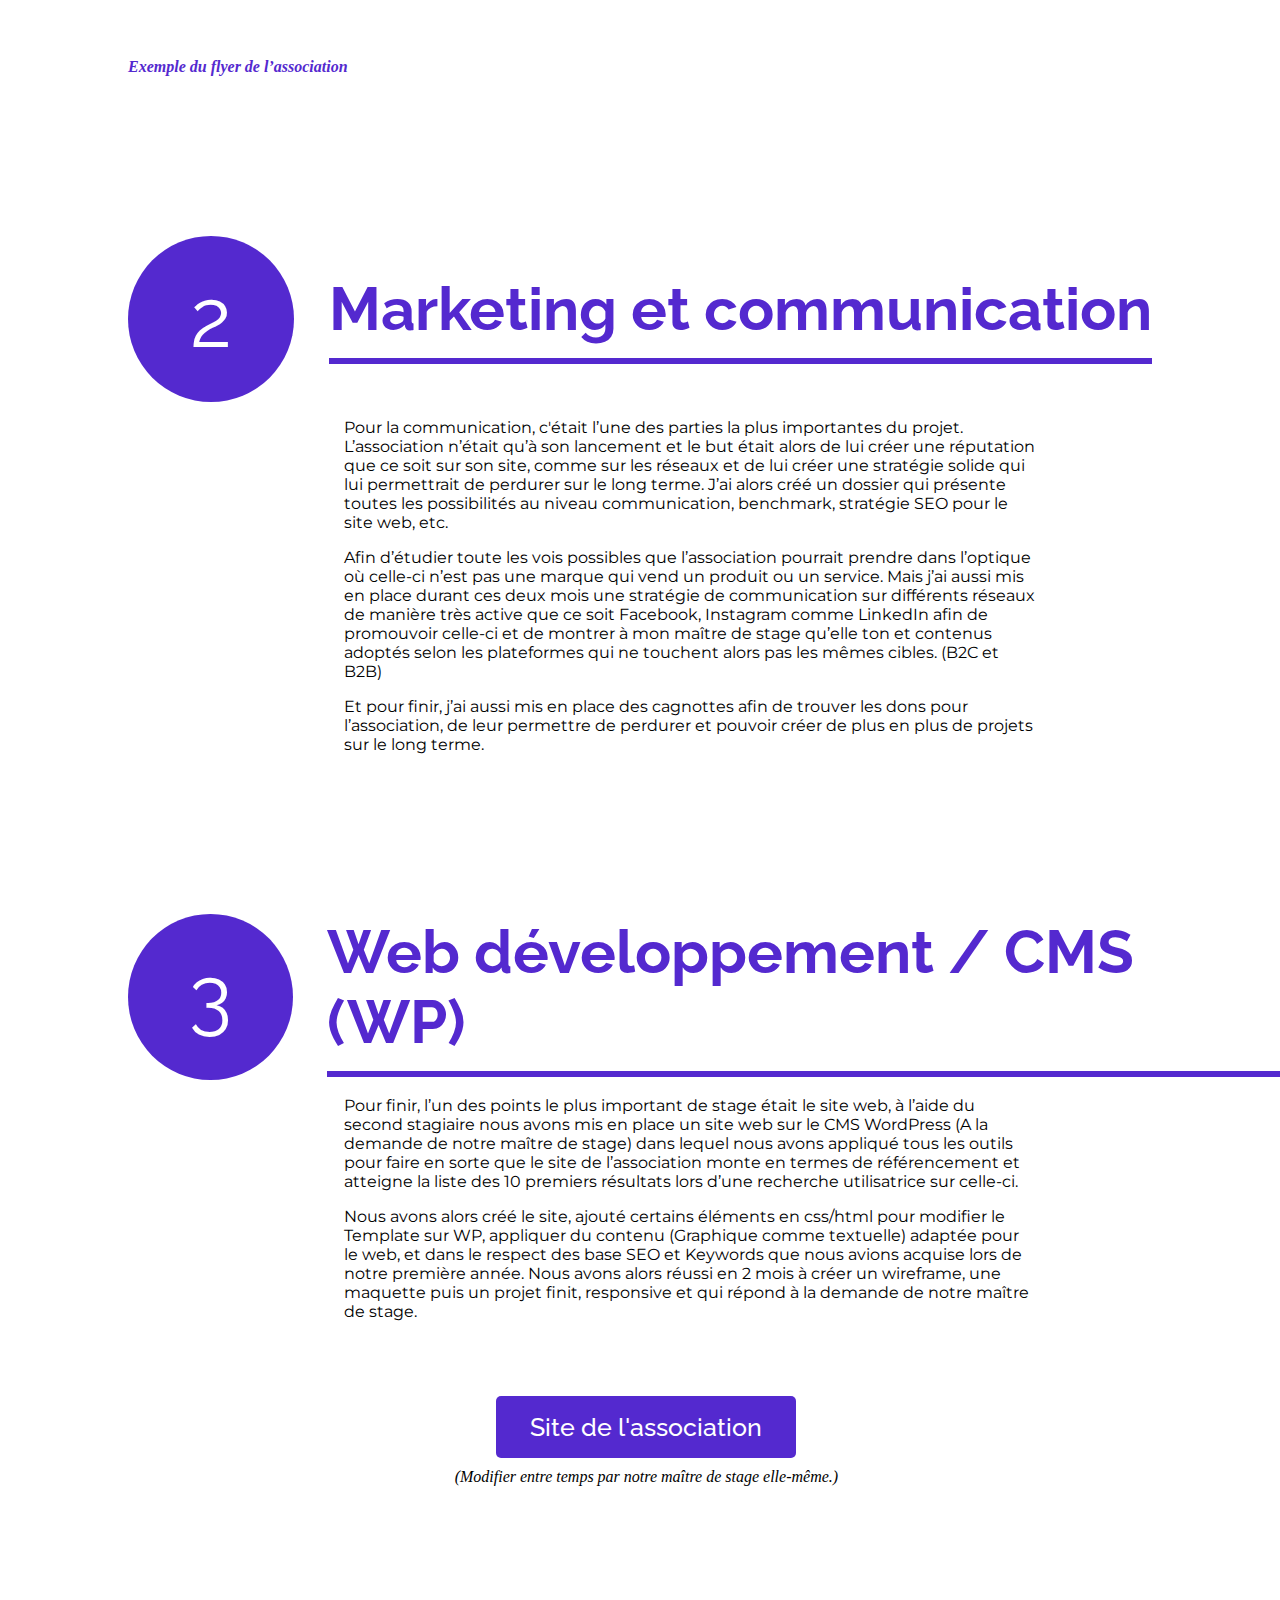
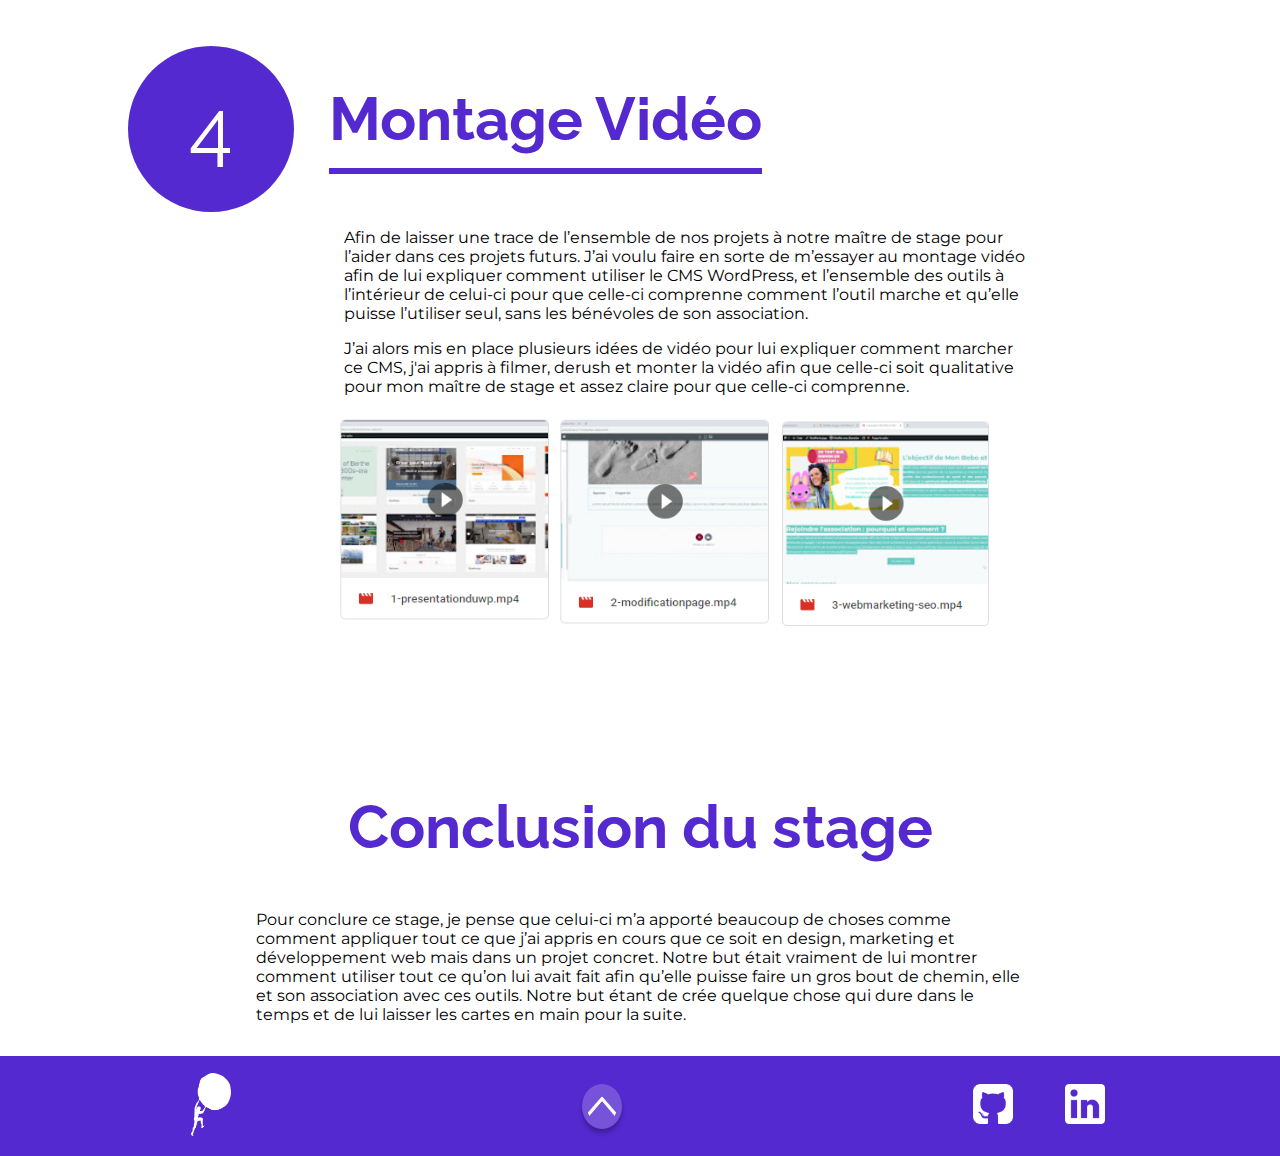
<file: index3.html>
<!DOCTYPE html>
<html lang="fr">
<head>
    <meta charset='utf-8'>
    <meta http-equiv='X-UA-Compatible' content='IE=edge'>
    <title>Mon Bobo Et Moi</title>
    <meta name='viewport' content='width=device-width, initial-scale=1'>
    <link rel='stylesheet' type='text/css' media='screen' href='main3.css'>
    <link rel="preconnect" href="https://fonts.googleapis.com">
    <link rel="preconnect" href="https://fonts.googleapis.com">
    <link rel="preconnect" href="https://fonts.gstatic.com" crossorigin>
    <link href="https://fonts.googleapis.com/css2?family=Montserrat:ital,wght@0,100;0,200;0,300;0,400;0,500;0,600;0,700;0,800;0,900;1,100;1,200;1,300;1,400;1,500;1,600;1,700;1,800;1,900&display=swap" rel="stylesheet">
    <link rel="preconnect" href="https://fonts.gstatic.com" crossorigin>
    <link href="https://fonts.googleapis.com/css2?family=Raleway:ital,wght@0,100;0,200;0,300;0,400;0,500;0,600;0,700;0,800;0,900;1,100;1,200;1,300;1,400;1,500;1,600;1,700;1,800;1,900&display=swap" rel="stylesheet">
</head>
<body>
    <header>
        <nav>
            <ul>
                <li><a href="index.html"><img  id="right_arrow" src="img/header/left.png" alt="Flèche qui pointe vers la gauche"></a></li>
            </ul>
            <a href="#"><img id="logo" src="img/header/logo-purple.png" alt="Logo : Homme qui pousse un rocher"></a>
        </nav>
    </header>

    <section id="explication-projet">
        <h1>Mon Bobo et moi - Stage de 2 mois (Juillet-Août 2021)</h1>
        <p>Lors de mon stage de 1ère année, j’ai décidé d’utiliser mes 2 mois à bonne hessiens afin d’aider avec l’ensemble de mes compétences acquises lors de 1ère année, une association : l’association “Mon Bobo et moi”. Cette association, tout juste, crée avait comme projet de fournir un ensemble de visuels aux enfants malade dans les hôpitaux afin de les aider et de les distraire principalement lors de leurs opérations par exemple ou tout simplement leur faire comprendre pourquoi et comment marche tel ou tel procédé médical en hôpitaux qui à première vue peuvent être très stressants, surtout du point de vue d’un enfant.</p><br> 
            
        <p>Notre maître de stage avait alors besoin de tous les outils pour commencer à lancer son association, mais surtout afin que celle-ci perdure, et qu’elle puisse aider un maximum d’enfants. Nous étions deux lors de stage, et avions besoin de créer différents projets que ce soit des visuels, comme le côté marketing de l’association pour la faire connaître et récolté des dons, mais aussi créer un site afin de documenter et de créer de la notoriété autour de celle-ci. </p>
    </section>

    <section id="design">
        <div class="title">
            <span>1</span>
            <h2>Design</h2>
        </div>

        <p>Pour la partie design, nous avions surtout comme projet de créer des visuels afin de faire connaître l’association, que ce soit des visuels de présentations, comme des visuels pour les enfants afin d’enrichir le contenu de l’association. </p>
        <img src="img/boboetmoi/depliants.jpg" alt="Exemple du flyer de l'association">
        <i>Exemple du flyer de l’association</i>
    </section>

    <section id="marketing">
        <div class="title">
            <span>2</span>
            <h2>Marketing et communication</h2>
        </div>

        <p>Pour la communication, c'était l’une des parties la plus importantes du projet. L’association n’était qu’à son lancement et le but était alors de lui créer une réputation que ce soit sur son site, comme sur les réseaux et de lui créer une stratégie solide qui lui permettrait de perdurer sur le long terme. J’ai alors créé un dossier qui présente toutes les possibilités au niveau communication, benchmark, stratégie SEO pour le site web, etc.</p>
        <p>Afin d’étudier toute les vois possibles que l’association pourrait prendre dans l’optique où celle-ci n’est pas une marque qui vend un produit ou un service. Mais j’ai aussi mis en place durant ces deux mois une stratégie de communication sur différents réseaux de manière très active que ce soit Facebook, Instagram comme LinkedIn afin de promouvoir celle-ci et de montrer à mon maître de stage qu’elle ton et contenus adoptés selon les plateformes qui ne touchent alors pas les mêmes cibles. (B2C et B2B) </p>
        <p>Et pour finir, j’ai aussi mis en place des cagnottes afin de trouver les dons pour l’association, de leur permettre de perdurer et pouvoir créer de plus en plus de projets sur le long terme.</p>
    </section>

    <section id="coding">
        <div class="title">
            <span>3</span>
            <h2>Web développement / CMS (WP)</h2>
        </div>

        <p>Pour finir, l’un des points le plus important de stage était le site web, à l’aide du second stagiaire nous avons mis en place un site web sur le CMS WordPress (A la demande de notre maître de stage) dans lequel nous avons appliqué tous les outils pour faire en sorte que le site de l’association monte en termes de référencement et atteigne la liste des 10 premiers résultats lors d’une recherche utilisatrice sur celle-ci. </p>
        <p>Nous avons alors créé le site, ajouté certains éléments en css/html pour modifier le Template sur WP, appliquer du contenu (Graphique comme textuelle) adaptée pour le web, et dans le respect des base SEO et Keywords que nous avions acquise lors de notre première année. 
            Nous avons alors réussi en 2 mois à créer un wireframe, une maquette puis un projet finit, responsive et qui répond à la demande de notre maître de stage.</p>
        <div id="link">
            <a href="https://mon-bobo-et-moi.fr/" target="blank">Site de l'association</a>
            <i>(Modifier entre temps par notre maître de stage elle-même.)</i>
        </div>
    </section>

    <section id="editing">
        <div class="title">
            <span>4</span>
            <h2>Montage Vidéo</h2>
        </div>

        <p>Afin de laisser une trace de l’ensemble de nos projets à notre maître de stage pour l’aider dans ces projets futurs. J’ai voulu faire en sorte de m’essayer au montage vidéo afin de lui expliquer comment utiliser le CMS WordPress, et l’ensemble des outils à l’intérieur de celui-ci pour que celle-ci comprenne comment l’outil marche et qu’elle puisse l’utiliser seul, sans les bénévoles de son association. </p>
        <p> J’ai alors mis en place plusieurs idées de vidéo pour lui expliquer comment marcher ce CMS, j'ai appris à filmer, derush et monter la vidéo afin que celle-ci soit qualitative pour mon maître de stage et assez claire pour que celle-ci comprenne.</p>

        <div id="vignette">
            <img src="img/boboetmoi/vign_1.PNG" alt="vignette vidéo 1">
            <img src="img/boboetmoi/vign_2.PNG" alt="vignette vidéo 2">
            <img src="img/boboetmoi/vign_3.PNG" alt="vignette vidéo 3">
        </div>
    </section>

    <section id="conclusion">
        <h3>Conclusion du stage</h3>
        <p>Pour conclure ce stage, je pense que celui-ci m’a apporté beaucoup de choses comme comment appliquer tout ce que j’ai appris en cours que ce soit en design, marketing et développement web mais dans un projet concret. 

            Notre but était vraiment de lui montrer comment utiliser tout ce qu’on lui avait fait afin qu’elle puisse faire un gros bout de chemin, elle et son association avec ces outils. Notre but étant de crée quelque chose qui dure dans le temps et de lui laisser les cartes en main pour la suite. </p>
    </section>
    <footer>
        <a href="#"><img src="img/Footer/logo.png" alt="Logo : Homme qui pousse un rocher"></a>
        <a href="#"><img id="arrow" src="img/Footer/arrow.png" alt="Flèche vers le haut"></a>
        
        <div id="social_media">
            <a href="https://github.com/BaptisteDh"><img src="img/Footer/github-sign.png" alt="Logo : GitHub personelle"></a>
            <a href="https://www.linkedin.com/in/baptiste-dhelias-06a912202/"><img src="img/Footer/linkedin-logo.png" alt="Logo : Linkedin personelle"></a>
        </div>
    </footer>
</body>
</html>
</file>
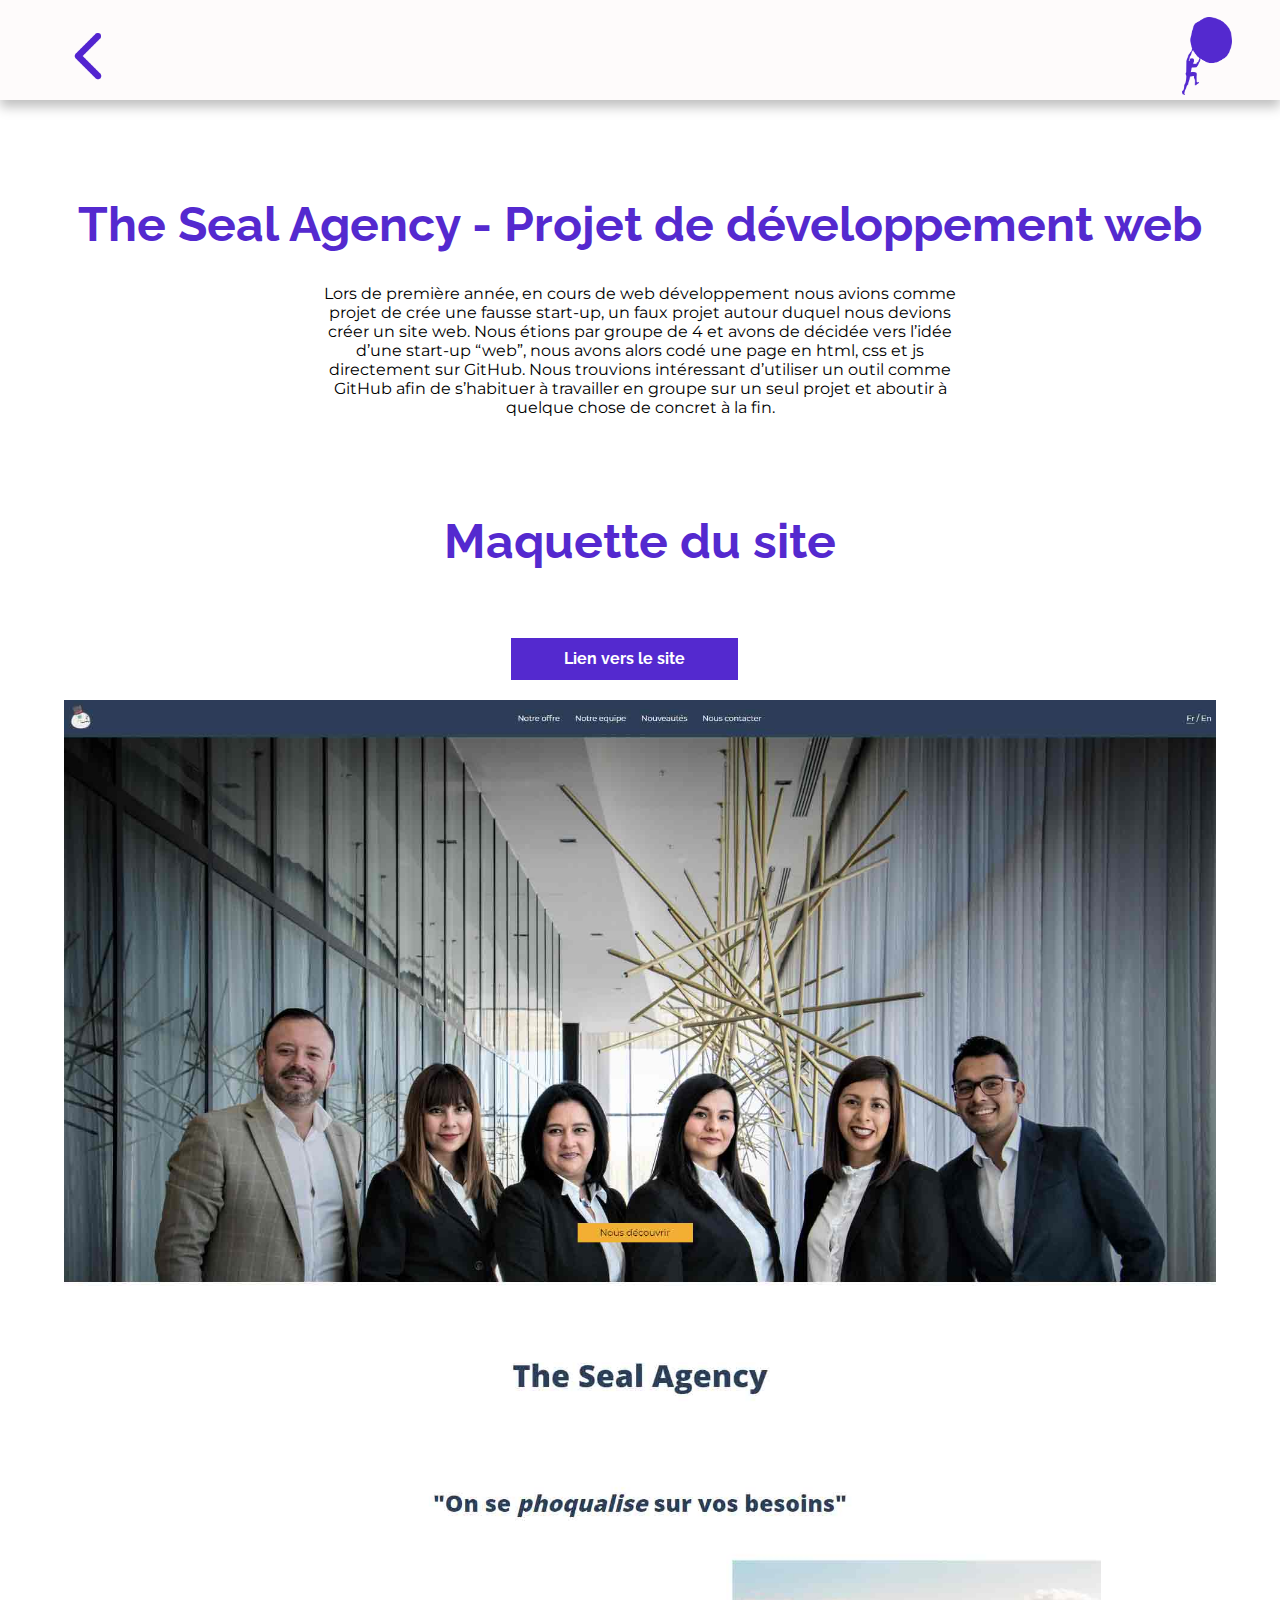
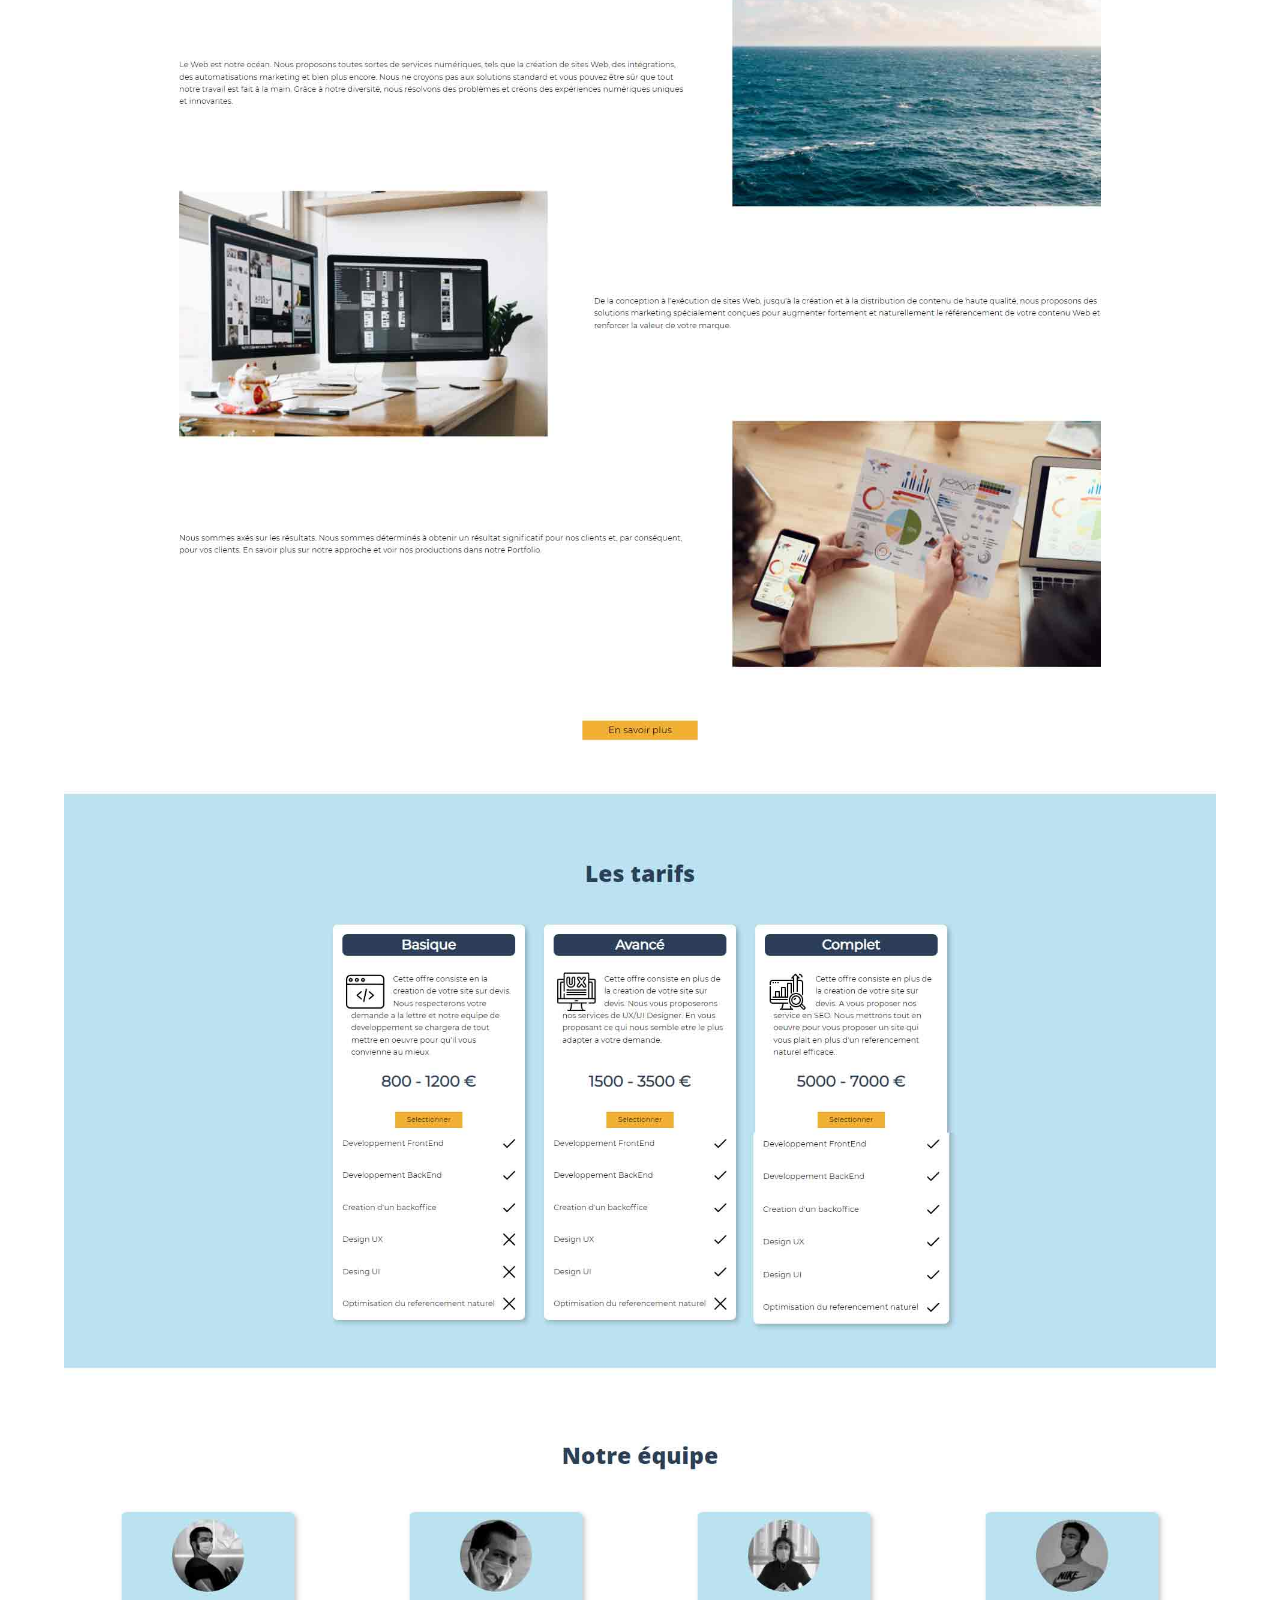
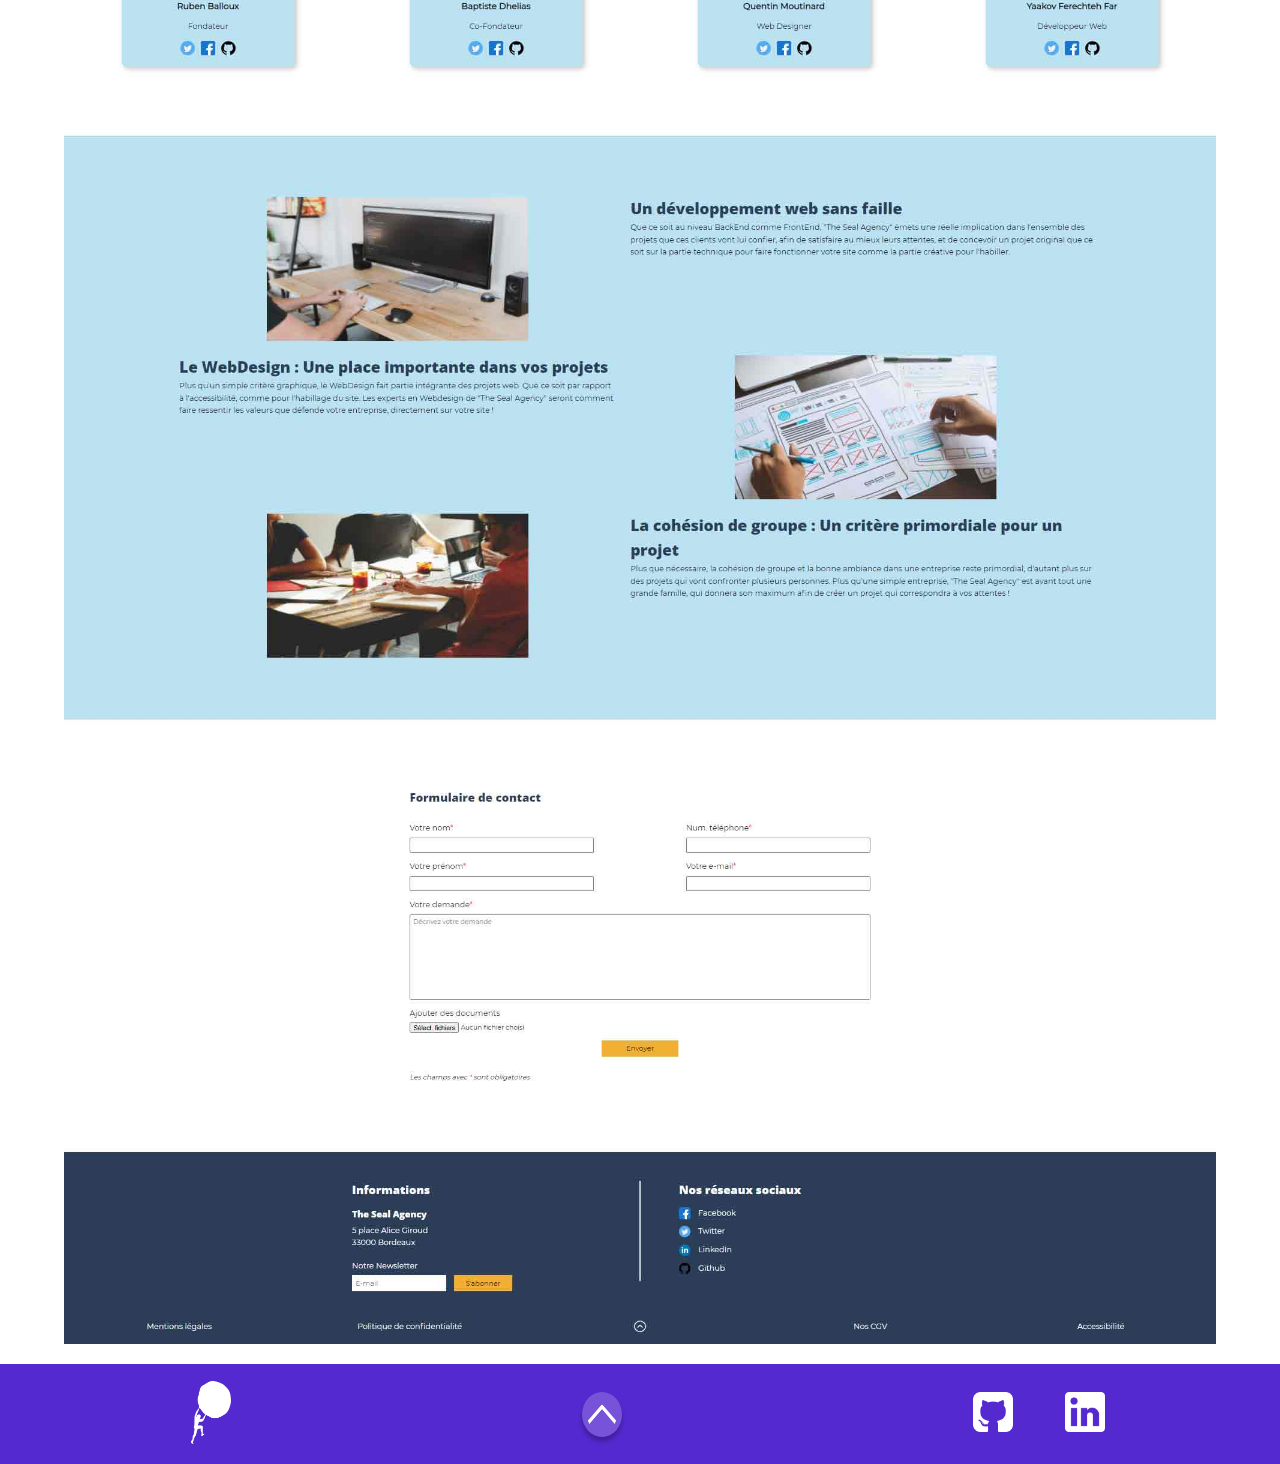
<file: index4.html>
<!DOCTYPE html>
<html lang="fr">
<head>
    <meta charset='utf-8'>
    <meta http-equiv='X-UA-Compatible' content='IE=edge'>
    <title>The Seal Agency</title>
    <meta name='viewport' content='width=device-width, initial-scale=1'>
    <link rel='stylesheet' type='text/css' media='screen' href='main1.css'>
    <link rel="preconnect" href="https://fonts.googleapis.com">
    <link rel="preconnect" href="https://fonts.googleapis.com">
    <link rel="preconnect" href="https://fonts.gstatic.com" crossorigin>
    <link href="https://fonts.googleapis.com/css2?family=Montserrat:ital,wght@0,100;0,200;0,300;0,400;0,500;0,600;0,700;0,800;0,900;1,100;1,200;1,300;1,400;1,500;1,600;1,700;1,800;1,900&display=swap" rel="stylesheet">
    <link rel="preconnect" href="https://fonts.gstatic.com" crossorigin>
    <link href="https://fonts.googleapis.com/css2?family=Raleway:ital,wght@0,100;0,200;0,300;0,400;0,500;0,600;0,700;0,800;0,900;1,100;1,200;1,300;1,400;1,500;1,600;1,700;1,800;1,900&display=swap" rel="stylesheet">
</head>
<body>
    <header>
        <nav>
            <ul>
                <li><a href="index.html"><img  id="right_arrow" src="img/header/left.png" alt="Flèche qui pointe vers la gauche"></a></li>
            </ul>
            <a href="#"><img id="logo" src="img/header/logo-purple.png" alt="Logo : Homme qui pousse un rocher"></a>
        </nav>
    </header>

    <section id="first-section">
        <h1>The Seal Agency - Projet de développement web</h1>
        <p>Lors de première année, en cours de web développement 
            nous avions comme projet de crée une fausse start-up, 
            un faux projet autour duquel nous devions créer un site web. 
            Nous étions par groupe de 4 et avons de décidée vers l’idée 
            d’une start-up “web”, nous avons alors codé une page en html, 
            css et js directement sur GitHub. Nous trouvions intéressant 
            d’utiliser un outil comme GitHub afin de s’habituer à travailler 
            en groupe sur un seul projet et aboutir à quelque chose de 
            concret à la fin.
        </p>
    </section>

    <section id="second-section">
        <h2>Maquette du site</h2>
        <div id="pos_button">
            <a href="https://gtjesrad.github.io/ECV_DEV_PROJECT/" id="button">Lien vers le site</a>
        </div>
        <div id="maquette_bis">
            <img src="img/seal_agency/landing_seal.jpg" alt="Maquette du site Seal Agency">
        </div>
    </section>

    <footer>
        <a href="#"><img src="img/Footer/logo.png" alt="Logo : Homme qui pousse un rocher"></a>
        <a href="#"><img id="arrow" src="img/Footer/arrow.png" alt="Flèche vers le haut"></a>
        
        <div id="social_media">
            <a href="https://github.com/BaptisteDh"><img src="img/Footer/github-sign.png" alt="Logo : GitHub personelle"></a>
            <a href="https://www.linkedin.com/in/baptiste-dhelias-06a912202/"><img src="img/Footer/linkedin-logo.png" alt="Logo : Linkedin personelle"></a>
        </div>
    </footer>                
</body>
</html>
</file>
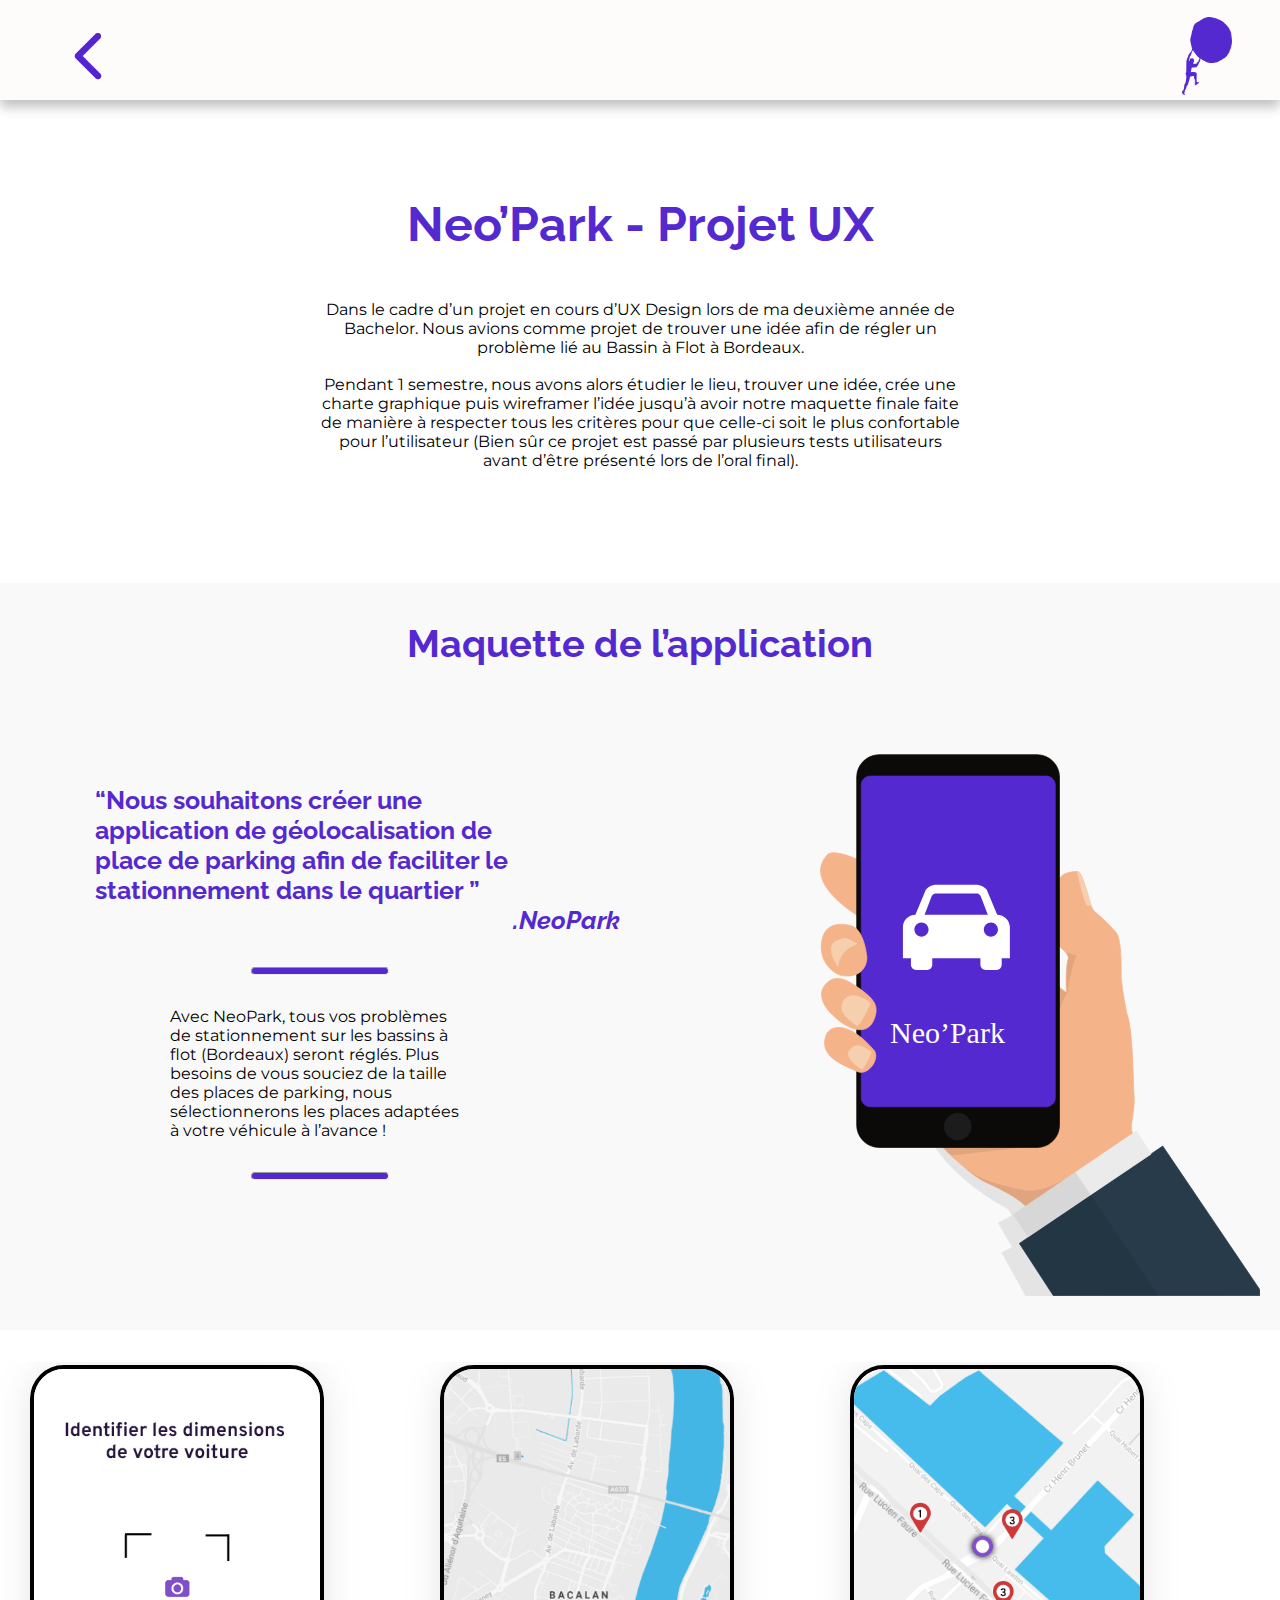
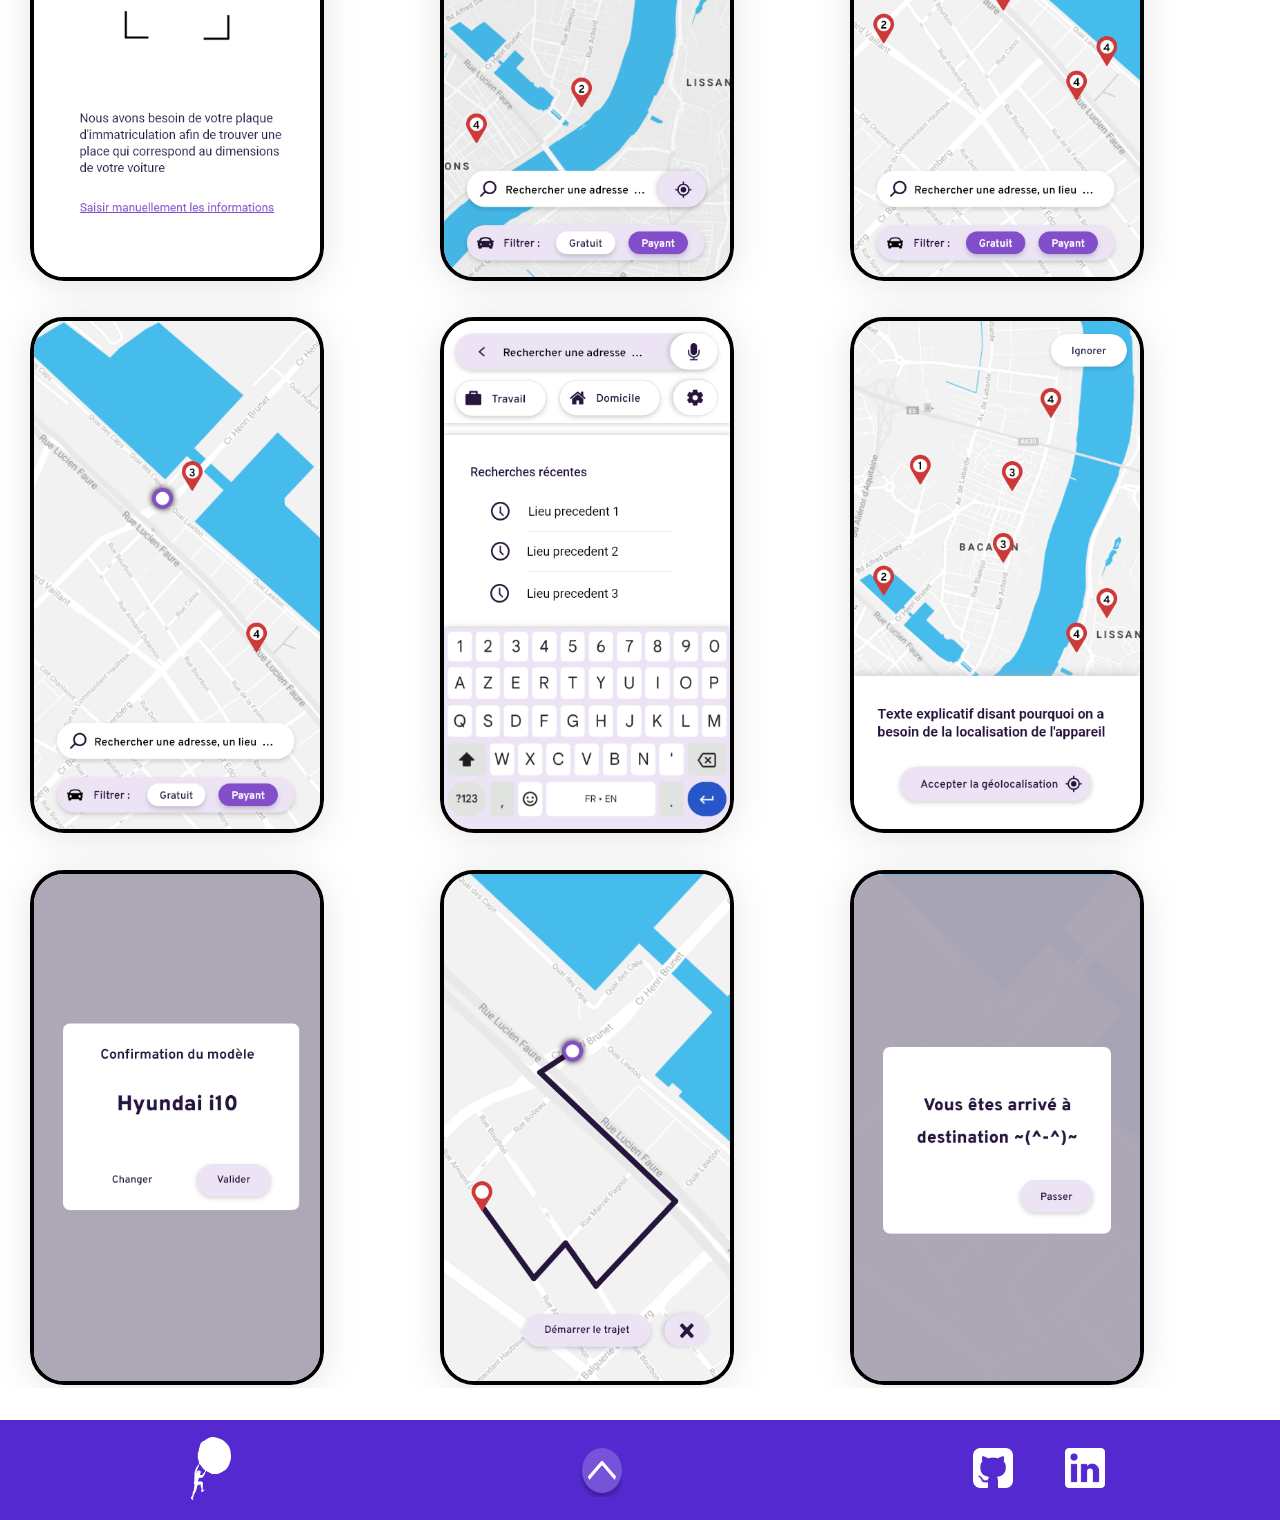
<file: index5.html>
<!DOCTYPE html>
<html lang="fr">

<head>
    <meta charset='utf-8'>
    <meta http-equiv='X-UA-Compatible' content='IE=edge'>
    <title>Neo'Park</title>
    <meta name='viewport' content='width=device-width, initial-scale=1'>
    <link rel='stylesheet' type='text/css' media='screen' href='main4.css'>
    <link rel="preconnect" href="https://fonts.googleapis.com">
    <link rel="preconnect" href="https://fonts.googleapis.com">
    <link rel="preconnect" href="https://fonts.gstatic.com" crossorigin>
    <link
        href="https://fonts.googleapis.com/css2?family=Montserrat:ital,wght@0,100;0,200;0,300;0,400;0,500;0,600;0,700;0,800;0,900;1,100;1,200;1,300;1,400;1,500;1,600;1,700;1,800;1,900&display=swap"
        rel="stylesheet">
    <link rel="preconnect" href="https://fonts.gstatic.com" crossorigin>
    <link
        href="https://fonts.googleapis.com/css2?family=Raleway:ital,wght@0,100;0,200;0,300;0,400;0,500;0,600;0,700;0,800;0,900;1,100;1,200;1,300;1,400;1,500;1,600;1,700;1,800;1,900&display=swap"
        rel="stylesheet">
</head>

<body>
    <header>
        <nav>
            <ul>
                <li><a href="index.html"><img id="right_arrow" src="img/header/left.png"
                            alt="Flèche qui pointe vers la gauche"></a></li>
            </ul>
            <a href="#"><img id="logo" src="img/header/logo-purple.png" alt="Logo : Homme qui pousse un rocher"></a>
        </nav>
    </header>

    <section id="first-section">
        <h1>Neo’Park - Projet UX</h1>
        <p>Dans le cadre d’un projet en cours d’UX Design lors de ma deuxième année de Bachelor.
            Nous avions comme projet de trouver une idée afin de régler un problème lié au Bassin à Flot à Bordeaux.</p>
        <br>

        <p>Pendant 1 semestre, nous avons alors étudier le
            lieu, trouver une idée, crée une charte graphique
            puis wireframer l’idée jusqu’à avoir notre maquette finale
            faite de manière à respecter tous les critères pour que
            celle-ci soit le plus confortable pour l’utilisateur
            (Bien sûr ce projet est passé par plusieurs tests
            utilisateurs avant d’être présenté lors de l’oral final).</p>
    </section>

    <section id="maquette_appli">
        <h2>Maquette de l’application</h2>
        <div id="maquette_inside">
            <div id="quote">
                <p>“Nous souhaitons créer une application de
                    géolocalisation de place de parking afin de
                    faciliter le stationnement dans le quartier ”</p>
                <i>.NeoPark</i>
                <hr>
                <p id="explication">Avec NeoPark, tous vos problèmes de stationnement
                    sur les bassins à flot (Bordeaux) seront réglés. Plus besoins de vous souciez de la taille
                    des places de parking, nous sélectionnerons les places adaptées à votre véhicule
                    à l’avance !
                </p>
                <hr>
            </div>

            <div>
                <img src="img/neopark/main.svg" alt="Main qui tient un téléphone avec l'application">
            </div>
        </div>
    </section>

    <section id="press_maquette">
        <div class="grid-item">
            <img src="img/neopark/photo.png" alt="Application : Page de modification du véhicule">
        </div>
        <div class="grid-item">
            <img src="img/neopark/gratuit.png" alt="Carte de l'application : Places gratuites">
        </div>
        <div class="grid-item">
            <img src="img/neopark/gra_pay.png" alt="Carte de l'application : Places gratuites et payantes">
        </div>
        <div class="grid-item">
            <img src="img/neopark/payant.png" alt="Carte de l'application : Places payantes">
        </div>
        <div class="grid-item">
            <img src="img/neopark/recherche.png" alt="Barre de recherche de l'application">
        </div>
        <div class="grid-item">
            <img src="img/neopark/noti_loca.png" alt="Notification pour demander la localisation à l'utilisateur">
        </div>
        <div class="grid-item">
            <img src="img/neopark/notif_marq.png" alt="Notification avec la marque du véhicule">
        </div>
        <div class="grid-item">
            <img src="img/neopark/chemin.png" alt="Chemin suggérer vers la place demandre par l'utilisateur">
        </div>
        <div class="grid-item">
            <img src="img/neopark/notif_succes.png" alt="Notification d'arrivée">
        </div>
    </section>

    <footer>
        <a href="#"><img src="img/Footer/logo.png" alt="Logo : Homme qui pousse un rocher"></a>
        <a href="#"><img id="arrow" src="img/Footer/arrow.png" alt="Flèche vers le haut"></a>

        <div id="social_media">
            <a href="https://github.com/BaptisteDh"><img src="img/Footer/github-sign.png"
                    alt="Logo : GitHub personelle"></a>
            <a href="https://www.linkedin.com/in/baptiste-dhelias-06a912202/"><img src="img/Footer/linkedin-logo.png"
                    alt="Logo : Linkedin personelle"></a>
        </div>
    </footer>
</body>

</html>
</file>
<file: main.css>
* {
    margin: 0;
    padding: 0;
    text-decoration: none;
}

a {
    font-family: 'Raleway', sans-serif;
    font-weight: bold;
}

html {
    scroll-behavior: smooth;
}

/*Style de texte*/

p {
    font-family: 'Montserrat', sans-serif;
    font-size: 16px;
}

li a {
    text-decoration: none;
    color: black;
    font-family: 'Montserrat', sans-serif;
    font-size: 18px;
    font-weight: 400;
}

h1, h2, h3 {
    color: #5429CF;
    font-family: 'Raleway', sans-serif;
    font-weight: bold;
}

h1 {
    font-family: 'Raleway', sans-serif;
    font-size: 50px;
    margin: 0.2em 0;
}

h2 {
    text-align: center;
    margin: 1em;
    font-size: 48px;
}

h3 {
    margin-bottom: 2em;
    font-size: 40px;
}

#portfolio>div>p {
    color: #5429CF;
    font-family: 'Raleway', sans-serif;
    font-size: 35px;
}

/* Header*/
header {
    background-color: #FEFBFB;
    box-shadow: 0px 7px 11px rgb(0, 0, 0);
}

header nav {
    display: flex;
    justify-content: space-between;
    align-content: center;
    align-items: center;
}

nav img {
    width: 50px;
    height: 78px;
    margin-left: 3em;
    padding-top: 1em;
}

header nav ul {
    display: flex;
    flex-direction: row;
    margin-right: 2em;
}

header nav ul li {
    list-style: none;
    margin-right: 2em;
}

header nav ul li a {
    font-weight: 500;
}


@media screen and (min-width: 1090px){
    header nav ul li:hover {
        border-bottom: 3px solid #5429CF;
        border-radius: 2px;
        padding-bottom: 2px;
    }
}

@media screen and (max-width: 1089px) {
    /*Menu Burger*/

    .burger {
        position: relative;
        width: 42px;
        height: 24px;
        display: block;
        cursor: pointer;
    }

    #logo a img {
        position: relative;
        z-index: 50;
    }

    .burger span {
        position: absolute;
        background-color: #5429CF;
        width: 100%;
        height: 4px;
        display: block;
        top: 50%;
        transform: translateY(-50%);
        border-radius: 1em;
        transition: background-color 0.5s ease-in-out;
        z-index: 50;
    }

    .burger span:before, .burger span:after {
        position: absolute;
        content: "";
        width: 100%;
        border-radius: 1em;
        height: 4px;
        background-color: #5429CF;
        transition: transform 0.5s ease-in-out;
    }

    .burger span::before {
        transform: translateY(-10px);
    }

    .burger span::after {
        transform: translateY(10px);
    }

    .burger.active span {
        background-color: transparent;
    }

    .burger.active span::before {
        transform: translateY(0px) rotateZ(45deg);
    }

    .burger.active span::after {
        transform: translateY(0px) rotateZ(-45deg);
    }

    #logo {
        display: flex;
        flex-direction: row;
        justify-content: space-between;
        align-items: center;
        width: 100%;
        height: 40px;
        padding: 2em 2em;
    }

    .menu nav ul {
        display: none;
    }

    .menu nav ul.active_menu {
        position: absolute;
        top: 94.4px;
        height: 100vh;
        display: flex;
        flex-direction: column;
        align-items: flex-start;
        justify-content: flex-start;
        padding: 2em 5em;
        width: 100%;
        background-color: white;
        z-index: 40;
    }

    .menu nav {
        z-index: 40;
        width: 100%;
        background-color: white;
        box-shadow: 0px 7px 20px -7px #0000004b;
        position: fixed;
    }

    .menu nav ul.active_menu li {
        margin-top: 3em;
        width: 100%;
    }

    .menu nav ul.active_menu li:last-of-type {
        width: 190px;
    }
}

/*1r Section*/

#first_section {
    display: flex;
    flex-direction: row;
    justify-content: space-between;
    flex-wrap: wrap-reverse;
    width: 100%;
    background-color: #F0F3F3;
}

#first_section div:last-of-type {
    position: static;
    width: 700px;
    margin-bottom: 50px;
}

#draw {
    width: 100%;
    height: 100%;
}

#first_section div:first-of-type {
    display: flex;
    flex-direction: column;
    margin: auto;
}

#first_section div:first-of-type>p {
    font-size: 20px;
    font-weight: 600;
    font-family: 'Raleway', sans-serif;
}

/*Style Bouton*/

#first_section>div>a>img {
    display: flex;
    align-items: center;
    align-content: center;
    width: 45px;
    height: 45px;
    padding-right: 11px;
    margin-top: 1px;
}


#first_section a {
    display: flex;
    color: white;
    font-size: 26px;
    align-items: center;
    width: 269px;
    height: 53px;
    background: #5429CF;
    border-radius: 32px;
    text-decoration: none;
    font-family: 'Raleway', sans-serif;
    font-style: normal;
    font-weight: 600;
    padding: 2px 10px;
    margin-top: 2em;
    box-shadow: 0px 4px 4px rgba(0, 0, 0, 0.25);
}

#first_section a:hover {
    background-color: #421fa6;
}


/*2nd Section*/

#about_me {
    display: flex;
    flex-direction: row;
    justify-content: space-between;
    align-items: center;
    justify-content: center;
    flex-wrap: wrap;
    padding-top: 2em;
    gap: 10%;
}

#about_me img {
    width: 420px;
    height: 445px;
    position: relative;
    margin-left: 2em;
}

#about_me div:last-of-type>div {
    width: 550px;
}

#about_me div:last-of-type>p {
    margin-top: 1em;
}

#circle {
    border-radius: 50%;
    width: 419px;
    height: 422px;
    border: 5px dashed #5429CF;
    z-index: 0;
}

/*Style Boutton2*/

#about_me a {
    display: inline-block;
    margin-top: 2em;
    margin-bottom: 2em;
    margin-left: 12em;
    padding-top: 8px;
    border-radius: 32px;
    padding-bottom: 9px;
    padding-right: 50px;
    padding-left: 50px;
    border: 3px solid #5429CF;
    font-family: 'Raleway', sans-serif;
    font-weight: bold;
    background: #F9F9F9;
    color: #5429CF;
    transition: background 0.8s;
    box-shadow: 0px 4px 4px rgba(0, 0, 0, 0.25);
}

/*Animation*/

#about_me a:hover {
    background: #5429CF;
    transition: background 0.5;
    color: white;
}


/*Compétence sections*/

#elements p {
    margin: 1em;
    text-align: center;

}

#elements_second p {
    margin-bottom: 1em;

}

#elements_third p {
    margin-bottom: 15px;
    text-align: center;
}

/*Placement des grilles*/

#elements {
    display: grid;
    grid-template-columns: repeat(3, 1fr);
    grid-auto-rows: minmax(100px, auto);
    grid-column-gap: 64px;
}

#elements_second {
    display: grid;
    grid-template-columns: repeat(3, 1fr);
    grid-auto-rows: minmax(100px, auto);
    grid-row-gap: 25px;
}

#elements_third {
    display: grid;
    grid-template-columns: repeat(3, 1fr);
    grid-auto-rows: minmax(100px, auto);
    grid-column-gap: 64px;
    grid-row-gap: 25px;
}

/*Flex les sections*/

#sec_comp1, #sec_comp2, #sec_comp3 {
    display: flex;
    flex-direction: row;
    justify-content: center;
    align-items: center;
    margin-top: 2em;
    margin-bottom: 2em;
    padding-top: 5em;
    padding-bottom: 5em;
    gap: 15%;
}

#sec_comp3 > .carousel{
    display: flex;
    flex-direction: row;
    gap: 10em;
    flex-wrap: wrap-reverse;
    justify-content: center;
}

#sec_comp1, #sec_comp3 {
    flex-wrap: wrap-reverse;
}

#section_design {
    background-color: #F0F3F3;
    padding-top: 1px;
}

#sec_comp1 {
    margin-top: -3em;
}

#sec_comp2 {
    padding-top: 5em;
    padding-bottom: 5em;
    flex-wrap: wrap;
}

#sec_comp3 {
    background-color: #F0F3F3;
}

/*Grille*/

#one, #one_second, #one_third {
    grid-column: 1;
    grid-row: 1;
}

#two, #two_second, #two_third {
    grid-column: 2;
    grid-row: 1;
}

#three, #three_second, #three_third {
    grid-column: 3;
    grid-row: 1;
}

#four, #four_second, #four_third {
    grid-column: 1;
    grid-row: 2;
}

#five, #five_second, #five_third {
    grid-column: 2;
    grid-row: 2;
}

#six, #six_second, #six_third {
    grid-column: 3;
    grid-row: 2;
}

#four_third>p {
    margin-left: 2em;
}

/*Grille*/

#five_third {
    margin-top: 1.2em;
}

#four, #five, #four_third, #five_third {
    padding-left: 80%;
}

#writting, #writting_second, #writting_third {
    width: 535px;
}

/*Images*/
#sec_comp1 div img {
    width: 80px;
    height: 80px;
    background: #FEFBFB;
    box-shadow: 0px 0px 17px rgba(0, 0, 0, 0.25);
    padding: 20px;
    border-radius: 30px;
}

#sec_comp2 div img {
    width: 80px;
    height: 80px;
    background: #FEFBFB;
    box-shadow: 0px 0px 17px rgba(0, 0, 0, 0.25);
    padding: 20px;
    border-radius: 30px;
}

#sec_comp3 div img {
    width: 80px;
    height: 80px;
    background: #FEFBFB;
    box-shadow: 0px 0px 17px rgba(0, 0, 0, 0.25);
    padding: 20px;
    border-radius: 30px;
}

/*Portfolio Section*/

#portfolio {
    max-width: 1300px;
    width: 80%;
    height: auto;
    margin: 30px auto;
    display: grid;
    grid-template-columns: repeat(auto-fill, 350px);
    justify-content: center;
    grid-row-gap: 35px;
}

#capc {
    width: 180px;
    height: 58px;
}

#seal {
    width: 140px;
    height: 190px;
}

#cyc {
    width: 250px;
    height: 250px;
}

#car {
    width: 144px;
    height: 143px;
}

#monbobo {
    width: 174px;
    height: 173px;
}

.grid-item {
    width: 250px;
    height: 250px;
    display: flex;
    flex-direction: row;
    align-items: center;
    justify-content: center;
    background: #FFFFFF;
    box-shadow: 0px 0px 16px rgba(0, 0, 0, 0.25);
    border-radius: 30px;
}

.grid-item p {
    text-align: center;
}

#gallery>h2 {
    display: flex;
    justify-content: center;
    margin-right: 3em;
}

/*Footer*/

footer {
    display: flex;
    flex-direction: row;
    justify-content: space-around;
    align-items: center;
    height: 100px;
    background-color: #5429CF;
}

footer a img:first-of-type {
    width: 40px;
    height: 63px;
    margin-left: 2em;
}

#arrow {
    width: 30px;
    height: 35px;
    background: rgba(255, 255, 255, 0.2);
    box-shadow: 0px 4.55814px 4.55814px rgba(0, 0, 0, 0.25);
    margin-top: 5px;
    padding: 5px;
    border-radius: 50%;

}

footer a #arrow:hover {
    animation: bounce 0.60s ease infinite alternate;
}

@keyframes bounce {
    from {
        transform: translateY(0);
    }

    to {
        transform: translateY(-10px);
    }
}

#social_media a>img {
    width: 40px;
    height: 40px;
}

#social_media a {
    gap: 5em;
    margin-right: 1em;
}

/*Responsive*/

@media screen and (max-width: 1089px) {

    /*1ere section*/
    #first_section div:last-of-type>img {
        display: none;
    }

    #first_section div:first-of-type {
        display: flex;
        justify-content: center;
        margin-top: 100px;
        margin-bottom: 100px;
    }

    #first_section div:first-of-type>p:first-of-type {
        margin-bottom: 0px
    }

    #first_section div:first-of-type>a {
        margin-top: 0;
    }

    /*Sec comp*/

    #sec_comp1 div:last-of-type>h3, p {
        margin-bottom: 2em;
    }

    #sec_comp2 div:first-of-type>h3, p {
        margin-bottom: 2em;
    }

    #sec_comp3 div:last-of-type>h3, p {
        margin-bottom: 2em;
    }
}

@media screen and (max-width: 1000px) {
    /*2nd section*/

    #about_me div:last-of-type>div {
        width: 550px;
    }

    #circle {
        border-radius: 55%;
        width: 450px;
        height: 450px;
        border: 6px dashed #5429CF;
        z-index: 0;
        margin-bottom: 2em;
    }
}


@media screen and (max-width: 800px) {
    /*Section Compétences*/

    /*Section portfolio*/

    #portfolio {
        justify-content: center;
    }

    #capc {
        width: 190px;
        height: 58px;
    }

    #seal {
        width: 140px;
        height: 190px;
    }

    #cyc {
        width: 220px;
        height: 220px;
    }

    #car {
        width: 144px;
        height: 143px;
    }

    #monbobo {
        width: 174px;
        height: 173px;
    }

    #gallery>h2 {
        margin: auto;
    }

    .grid-item {
        width: 200px;
        height: 200px;
        margin: auto;
    }

    /*Slider*/

    .slide{
        display: none;
    }

    .active{
        display: block;
    }

    .avant, .apres {
        content: ">"; 
        background-color: #5429CF;
        border: none;
        color: white;
        border-radius: 5px;
        font-size: 2rem;
        padding: .5rem;
    }

    /*Slider 1*/
    #elements{
        display: flex;
        justify-content: center;
        align-items: center;
    }

    #sec_comp1 > .avant{
        margin-top: 1.5em;
    }

    #sec_comp1 > .apres{
        margin-top: 1.5em;
    }

    /*Slider2*/
    #second{
        display: flex;
        justify-content: center;
        align-items: center;
    }

    #elements_second{
        display: flex;
        justify-content: center;
        align-items: center;
    }

    #four, #five{
        padding-left: 0;
    }

    #five_second{
        margin-right: -17px;
    }

    #six_second{
        margin-right: -80px;
    }

    #second > .avant{
        margin-top: 40px;
        margin-right: 3em;
    }

    #second > .apres{
        margin-top: 40px;
        margin-left: 3em;
    }

    /*Slider3*/

    #elements_third{
        display: flex;
    }

    #four_third, #five_third{
        padding: 0;
    }

    #four_third{
        margin-right: -10px;
    }

    #five_third{
        margin-right: -10px;
        margin-top: -10px;
    }
}

@media screen and (min-width: 801px) {
    .avant, .apres{
        display: none;
    }
}
</file>
<file: main1.css>
* {
    padding: 0;
    margin: 0;
}

ul, li, a {
    text-decoration: none;
    list-style: none;
}

html {
    scroll-behavior: smooth;
}

/*Style des textes*/

h1, h2 {
    font-family: 'Raleway', sans-serif;
    font-size: 48px;
    color: #5429CF;
    font-weight: bold;
}

p {
    font-family: 'Montserrat', sans-serif;
    font-size: 16px;
}

/* Header*/
header {
    background-color: #FEFBFB;
    box-shadow: 0px 7px 11px rgba(0, 0, 0, 0.25);
}

header nav {
    display: flex;
    justify-content: space-between;
    align-content: center;
    align-items: center;
}

nav img {
    width: 50px;
    height: 78px;
    padding-top: 1em;
}

header nav ul li {
    margin-left: 3em;
}

header nav #logo {
    margin-right: 3em;
}

#right_arrow {
    width: 80px;
    height: 80px;
}

/*Body*/

h1, h2, p {
    text-align: center;
    margin: auto;
    margin-top: 2em;
}

p {
    width: 50%;
}

#maquette {
    margin: auto;
    margin-right: 5em;
    margin-left: 5em;
}

#maquette_bis {
    text-align: center;
    margin-top: 2em;
    margin-right: 5em;
    margin-left: 5em;
}

#maquette_bis, #maquette>img {
    margin-top: 2em;
    width: 100%;
    height: 100%;
}

#maquette_bis {
    margin: auto;
}

#maquette_bis>img {
    margin-top: 2em;
    width: 90%;
}



/*Boutton SealAgency*/

#button {

    font-family: 'Raleway', sans-serif;
    font-weight: bold;
    background-color: #5429CF;
    margin-right: 10em;
    padding-top: 8px;
    padding-bottom: 9px;
    padding-right: 50px;
    padding-left: 50px;
    color: white;
    border: 3px solid #5429CF;
}

#button:hover {
    background-color: #6b4bc2;
    border: 3px solid #6b4bc2;
}

#pos_button {
    display: block;
    text-align: center;
    margin-top: 5em;
    margin-left: 8em;
}

/*Footer*/

footer {
    display: flex;
    flex-direction: row;
    justify-content: space-around;
    align-items: center;
    height: 100px;
    background-color: #5429CF;
    margin-top: 1em;
}

footer a img:first-of-type {
    width: 40px;
    height: 63px;
    margin-left: 2em;
}

#arrow {
    width: 30px;
    height: 35px;
    background: rgba(255, 255, 255, 0.2);
    box-shadow: 0px 4.55814px 4.55814px rgba(0, 0, 0, 0.25);
    margin-top: 5px;
    padding: 5px;
    border-radius: 50%;

}

footer a #arrow:hover {
    animation: bounce 0.60s ease infinite alternate;
}

@keyframes bounce {
    from {
        transform: translateY(0);
    }

    to {
        transform: translateY(-10px);
    }
}

#social_media a>img {
    width: 40px;
    height: 40px;
}

#social_media a {
    gap: 5em;
    margin-right: 1em;
}

@media screen and (max-width:1000px) {
    h1, h2 {
        font-size: 36px;
    }

    p {
        width: 60%;
    }

    #pos_button {
        margin-left: 9em;
    }

    footer #social_media img {
        width: 45px;
        height: 45px;
    }

    nav img {
        width: 40px;
        height: 68px;
        padding-top: 1em;
    }

    #right_arrow {
        width: 70px;
        height: 70px;
    }
}
</file>
<file: main2.css>
* {
    padding: 0;
    margin: 0;
}

ul, li, a {
    text-decoration: none;
    list-style: none;
}

html {
    scroll-behavior: smooth;
}

/*Style des textes*/

h1, h2 {
    font-family: 'Raleway', sans-serif;
    color: #5429CF;
    font-weight: bold;
}

h1 {
    font-size: 48px;
}

h2 {
    font-size: 38px;
}

p {
    font-family: 'Montserrat', sans-serif;
    font-size: 16px;
}

/* Header*/
header {
    background-color: #FEFBFB;
    box-shadow: 0px 7px 11px rgba(0, 0, 0, 0.25);
}

header nav {
    display: flex;
    justify-content: space-between;
    align-content: center;
    align-items: center;
}

nav img {
    width: 50px;
    height: 78px;
    padding-top: 1em;
}

header nav ul li {
    margin-left: 3em;
}

header nav #logo {
    margin-right: 3em;
}

#right_arrow {
    width: 80px;
    height: 80px;
}

/*Body*/

h1, h2, #explication_projet>p {
    text-align: center;
    margin: auto;
    margin-top: 2em;
}

#explication_projet>p {
    width: 50%;
}

/*Charte*/
#charte {
    max-width: 1300px;
    width: 80%;
    height: auto;
    margin: 30px auto;
    display: grid;
    grid-template-columns: repeat(auto-fill, 400px);
    justify-content: center;
    grid-column-gap: 40px;
    grid-row-gap: 40px;
}

.grid-item, .grid-item-vert, .grid-item-bc, .grid-item-bf {
    width: 389px;
    height: 389px;
    display: flex;
    flex-direction: row;
    align-items: center;
    justify-content: center;
    color: white;
}

.grid-item>img {
    width: 389px;
    height: 350px;
}

.grid-item-vert {
    background-color: #429950;
}

.grid-item-bf {
    background-color: #1B598E;
}

.grid-item-bc {
    background-color: #2474B4;
}

.grid-item-bf>h3, .grid-item-vert>h3 {
    font-family: 'Raleway', sans-serif;
    font-size: 80px;
    font-weight: bold;
}

.grid-item-bf, .grid-item-vert {
    display: flex;
    flex-direction: column;
}

.grid-item-bf, .grid-item-bc, .grid-item-vert {
    font-family: 'Raleway', sans-serif;
    font-size: 25px;
    font-weight: 400;
}

#text-charte {
    margin: auto;
    width: 45%;
}

/*Section 2*/

#section2 {
    background-color: #F9F9F9;
}

#maquette_1 {
    max-width: 1300px;
    height: auto;
    margin: 30px auto;
    display: grid;
    grid-template-columns: repeat(auto-fill, 600px);
    justify-content: center;
    align-items: center;
    grid-column-gap: 40px;
}

#maquette_1 div:first-of-type {
    grid-column: 1;
    grid-row: 1;
}

#maquette_1 div:first-of-type>hr {
    width: 136px;
    height: 6px;
    margin: auto;
    background-color: #5429CF;
    border-radius: 6px;
    margin-top: 2em;
    margin-bottom: 2em;
}

#maquette_1 div:last-of-type {
    grid-column: 2;
    grid-row: 1;
}

#section2>h2 {
    padding-top: 1em;
}

#maquette_1 div:first-of-type>h3 {
    font-family: 'Raleway', sans-serif;
    color: #5429CF;
    font-size: 36px;
    font-weight: bold;
}

#maquette_1 div:first-of-type>p {
    width: 350px;
    margin-left: 8em;
}


/*Maquette de l'application*/

#maquette_2 {
    max-width: 1300px;
    height: auto;
    margin: auto;
    display: grid;
    grid-template-columns: repeat(auto-fill, 400px);
    grid-column-gap: 40px;
    grid-row-gap: 40px;
}

.grid-item-app {
    width: 343.45px;
    height: 743.67px;
    display: flex;
    flex-direction: row;
    align-items: center;
    justify-content: center;
}

.grid-item-app>img {
    width: 100%;
    border: 8px solid #000000;
    filter: drop-shadow(0px 4px 18px rgba(0, 0, 0, 0.25));
    border-radius: 34px;
}

/*Footer*/

footer {
    display: flex;
    flex-direction: row;
    justify-content: space-around;
    align-items: center;
    height: 100px;
    background-color: #5429CF;
    margin-top: 2em;
}

footer a img:first-of-type {
    width: 40px;
    height: 63px;
    margin-left: 2em;
}

#arrow {
    width: 30px;
    height: 35px;
    background: rgba(255, 255, 255, 0.2);
    box-shadow: 0px 4.55814px 4.55814px rgba(0, 0, 0, 0.25);
    margin-top: 5px;
    padding: 5px;
    border-radius: 50%;

}

footer a #arrow:hover {
    animation: bounce 0.60s ease infinite alternate;
}

@keyframes bounce {
    from {
        transform: translateY(0);
    }

    to {
        transform: translateY(-10px);
    }
}

#social_media a>img {
    width: 40px;
    height: 40px;
}

#social_media a {
    gap: 5em;
    margin-right: 1em;
}

@media screen and (max-width:1400px) {
    .grid-item-app>img {
        width: 90%;
    }

    #maquette_2 {
        justify-content: center;
        margin-left: 5em;
    }

    #explication_projet>p {
        width: 80%;
    }

    .grid-item, .grid-item-vert, .grid-item-bc, .grid-item-bf {
        width: 389px;
        height: 389px;
        display: flex;
        flex-direction: row;
        align-items: center;
        justify-content: center;
        color: white;
    }

    .grid-item>img {
        width: 389px;
        height: 320px;
    }

    h1 {
        font-size: 36px;
    }

    h2 {
        font-size: 30px;
    }

    #maquette_1 div:first-of-type>h3 {
        font-size: 30px;
    }
}

@media screen and (max-width:1400px) {
    .grid-item, .grid-item-vert, .grid-item-bc, .grid-item-bf {
        flex-direction: column;
        align-items: center;
        justify-content: center;
    }
}

@media screen and (max-width:570px) {
    #charte {
        margin-left: 5em;
    }

    #text-charte {
        margin-left: 5em;
        width: 80%;
    }
}

@media screen and (max-width:649px) {
    #maquette_1 div:first-of-type>h3 {
        margin-left: 3em;
    }
}
</file>
<file: main3.css>
* {
    padding: 0;
    margin: 0;
}

ul, li, a {
    text-decoration: none;
    list-style: none;
}

html {
    scroll-behavior: smooth;
}

/*Style des textes*/

h1 {
    font-family: 'Raleway', sans-serif;
    font-size: 36px;
    color: #5429CF;
    font-weight: bold;
}

h2 {
    font-family: 'Raleway', sans-serif;
    font-size: 60px;
    color: #5429CF;
    font-weight: bold;
}

p {
    font-family: 'Montserrat', sans-serif;
    font-size: 16px;
}

/* Header*/
header {
    background-color: #FEFBFB;
    box-shadow: 0px 7px 11px rgba(0, 0, 0, 0.25);
}

header nav {
    display: flex;
    justify-content: space-between;
    align-content: center;
    align-items: center;
}

nav img {
    width: 50px;
    height: 78px;
    padding-top: 1em;
}

header nav ul li {
    margin-left: 3em;
}

header nav #logo {
    margin-right: 3em;
}

#right_arrow {
    width: 80px;
    height: 80px;
}

/*Body*/

#design, #marketing, #coding, #editing {
    margin-left: 10%;
    margin-bottom: 10em;
}


#explication-projet>p, h1 {
    margin: auto;
    text-align: center;
    width: 50%;
}

h1 {
    margin-top: 2em;
    margin-bottom: 2em;
}

.title {
    display: flex;
    flex-direction: row;
    align-items: center;
}

#design i {
    color: #5429CF;
    font-weight: bold;
}

.title span {
    display: flex;
    align-items: center;
    flex-direction: row;
    justify-content: center;
    color: white;
    width: 166px;
    height: 166px;
    background-color: #5429CF;
    border-radius: 50%;
    font-size: 80px;
    font-family: 'Raleway', sans-serif;
    margin-right: 3%;
}

.title h2 {
    padding-bottom: 14px;
    border-bottom: 6px solid #5429CF;
}

section p {
    width: 60%;
    margin-left: 13.5em;
}

section:last-of-type>p {
    margin: auto;
    margin-top: 3em;
}

#design>img {
    max-width: 100%;

}

#link {
    display: flex;
    flex-direction: column;
    align-items: center;
    margin-right: 10%;

}

#link a {
    display: flex;
    flex-direction: row;
    align-items: center;
    justify-content: center;
    border-radius: 5px;
    margin-top: 3em;
    width: 300px;
    height: 62px;
    background-color: #5429CF;
    color: white;
    font-size: 25px;
    font-family: 'Raleway', sans-serif;
    font-weight: 500;
}

#link a:hover {
    background-color: #653bd6;
}

#link i {
    margin-top: 10px;
}

#marketing>p {
    margin-top: 1em;
}

#coding>p {
    margin-top: 1em;
}

#editing>p {
    margin-top: 1em;
}

#vignette {
    display: flex;
    flex-direction: row;
    align-items: center;
    margin-left: 13em;
    margin-top: 1em;
}

#vignette img {
    width: 220px;
    height: 220px;
}

/*Conclusion*/

h3 {
    text-align: center;
    font-family: 'Raleway', sans-serif;
    font-size: 60px;
    color: #5429CF;
    font-weight: bold;
}

/*Footer*/

footer {
    display: flex;
    flex-direction: row;
    justify-content: space-around;
    align-items: center;
    height: 100px;
    background-color: #5429CF;
    margin-top: 2em;
}

footer a img:first-of-type {
    width: 40px;
    height: 63px;
    margin-left: 2em;
}

#arrow {
    width: 30px;
    height: 35px;
    background: rgba(255, 255, 255, 0.2);
    box-shadow: 0px 4.55814px 4.55814px rgba(0, 0, 0, 0.25);
    margin-top: 5px;
    padding: 5px;
    border-radius: 50%;

}

footer a #arrow:hover {
    animation: bounce 0.60s ease infinite alternate;
}

@keyframes bounce {
    from {
        transform: translateY(0);
    }

    to {
        transform: translateY(-10px);
    }
}

#social_media a>img {
    width: 40px;
    height: 40px;
}

#social_media a {
    gap: 5em;
    margin-right: 1em;
}

/*Responsive*/

@media screen and (max-width:1050px) {
    h1, h3 {
        font-size: 36px;
    }

    h2 {
        font-size: 24px;
    }


    #pos_button {
        margin-left: 9em;
    }

    footer #social_media img {
        width: 45px;
        height: 45px;
    }

    nav img {
        width: 40px;
        height: 68px;
        padding-top: 1em;
    }

    #right_arrow {
        width: 70px;
        height: 70px;
    }

    .title span {
        width: 126px;
        height: 126px;
        font-size: 56px;
    }

    #link a {
        width: 250px;
        height: 62px;
        font-size: 20px;
    }

    section p {
        width: 60%;
        margin-left: 9.5em;
    }

    #explication-projet>p {
        width: 70%;
    }

    .title {
        margin-top: 1em;
    }

    #coding span {
        width: 120px;
        height: 120px;
    }


}

@media screen and (max-width: 1278px) {
    h2 {
        font-size: 40px;
    }
}

@media screen and (max-width: 827px) {
    #vignette {
        display: flex;
        flex-direction: column;
        align-items: center;
        margin-left: 1em;
        margin-top: 1em;
    }
}
</file>
<file: main4.css>
* {
    padding: 0;
    margin: 0;
    overflow-x: hidden;
}

ul, li, a {
    text-decoration: none;
    list-style: none;
}

html {
    scroll-behavior: smooth;
}

/*Style des textes*/

h1 {
    font-family: 'Raleway', sans-serif;
    font-size: 48px;
    color: #5429CF;
    font-weight: bold;
}

h2 {
    font-family: 'Raleway', sans-serif;
    font-size: 38px;
    color: #5429CF;
    font-weight: bold;
}

p {
    font-family: 'Montserrat', sans-serif;
    font-size: 16px;
}

/* Header*/
header {
    background-color: #FEFBFB;
    box-shadow: 0px 7px 11px rgba(0, 0, 0, 0.25);
}

header nav {
    display: flex;
    justify-content: space-between;
    align-content: center;
    align-items: center;
}

nav img {
    width: 50px;
    height: 78px;
    padding-top: 1em;
}

header nav ul li {
    margin-left: 3em;
}

header nav #logo {
    margin-right: 3em;
}

#right_arrow {
    width: 80px;
    height: 80px;
}

/*Body*/

#first-section>h1, p {
    text-align: center;
    margin: auto;
    width: 50%;
}

#first-section>h1 {
    margin-top: 2em;
    margin-bottom: 1em;
}

#first-section {
    margin-bottom: 113px;
}

#first-section>p {
    font-family: 'Montserrat', sans-serif;
    font-size: 16px;
}

/*Maquette première partie*/

#maquette_appli {
    background-color: #F9F9F9;
    height: 100%;
    margin-bottom: 2em;
}

#maquette_appli>h2 {
    text-align: center;
    margin-top: 1em;
}

#maquette_inside {
    max-width: 1300px;
    height: auto;
    margin: 30px auto;
    display: grid;
    grid-template-columns: repeat(auto-fill, 600px);
    justify-content: center;
    align-items: center;
    grid-column-gap: 40px;
}

#maquette_inside div:first-of-type {
    grid-column: 1;
    grid-row: 1;
}

#maquette_inside div:first-of-type>hr {
    width: 136px;
    height: 6px;
    margin: auto;
    background-color: #5429CF;
    border-radius: 6px;
    margin-top: 2em;
    margin-bottom: 2em;
}

#maquette_inside div:last-of-type {
    grid-column: 2;
    grid-row: 1;
}

#maquette_inside div:first-of-type>h3 {
    font-family: 'Raleway', sans-serif;
    color: #5429CF;
    font-size: 36px;
    font-weight: bold;
}

#quote {
    text-align: right;
}

#quote>p, i {
    text-align: left;
}

#quote p:first-of-type {
    font-family: 'Raleway', sans-serif;
    width: 450px;
    color: #5429CF;
    font-size: 25px;
    font-weight: bold;
}

#quote i {
    color: #5429CF;
    font-size: 25px;
    font-weight: bold;
    font-family: 'Raleway', sans-serif;
}

/*Grille*/

#press_maquette {
    max-width: 1400px;
    margin: auto;
    display: grid;
    grid-template-columns: repeat(auto-fill, 400px);
    justify-content: center;
    grid-column-gap: 10px;
    grid-row-gap: 30px;
}

.grid-item {
    width: 293.64px;
    height: 522.16px;
    display: flex;
    flex-direction: row;
    align-items: center;
    justify-content: center;
    filter: drop-shadow(0px 4px 18px rgba(0, 0, 0, 0.10));
    border-radius: 34px;
}

.grid-item>img {
    width: 100%;
    border: 4px solid #000000;
    border-radius: 34px;
}

/*Footer*/

footer {
    display: flex;
    flex-direction: row;
    justify-content: space-around;
    align-items: center;
    height: 100px;
    background-color: #5429CF;
    margin-top: 2em;
}

footer a img:first-of-type {
    width: 40px;
    height: 63px;
    margin-left: 2em;
}

#arrow {
    width: 30px;
    height: 35px;
    background: rgba(255, 255, 255, 0.2);
    box-shadow: 0px 4.55814px 4.55814px rgba(0, 0, 0, 0.25);
    margin-top: 5px;
    padding: 5px;
    border-radius: 50%;

}

footer a #arrow:hover {
    animation: bounce 0.60s ease infinite alternate;
}

@keyframes bounce {
    from {
        transform: translateY(0);
    }

    to {
        transform: translateY(-10px);
    }
}

#social_media a>img {
    width: 40px;
    height: 40px;
}

#social_media a {
    gap: 5em;
    margin-right: 1em;
}

@media screen and (max-width: 1000px) {
    #first-section>h1, p {
        text-align: center;
        width: 80%;
    }

    #maquette_inside div:last-of-type {
        display: none;
    }
}

@media screen and (max-width: 785px) {
    .grid-item {
        margin-left: 4em;
        margin-top: 1em;
    }
}

@media screen and (max-width: 610px) {


    #quote p:first-of-type {
        font-size: 20px;
    }

    #quote i {
        font-size: 20px;
    }

    #maquette_appli>h2 {
        font-size: 30px;
    }

    #quote {
        text-align: left;
        margin-left: 5em;
    }
}

@media screen and (max-width: 1210px) {
    .grid-item {
        margin-left: 4em;
        margin-top: 1em;
    }

    #quote {
        margin-top: 5em;
    }
}
</file>
